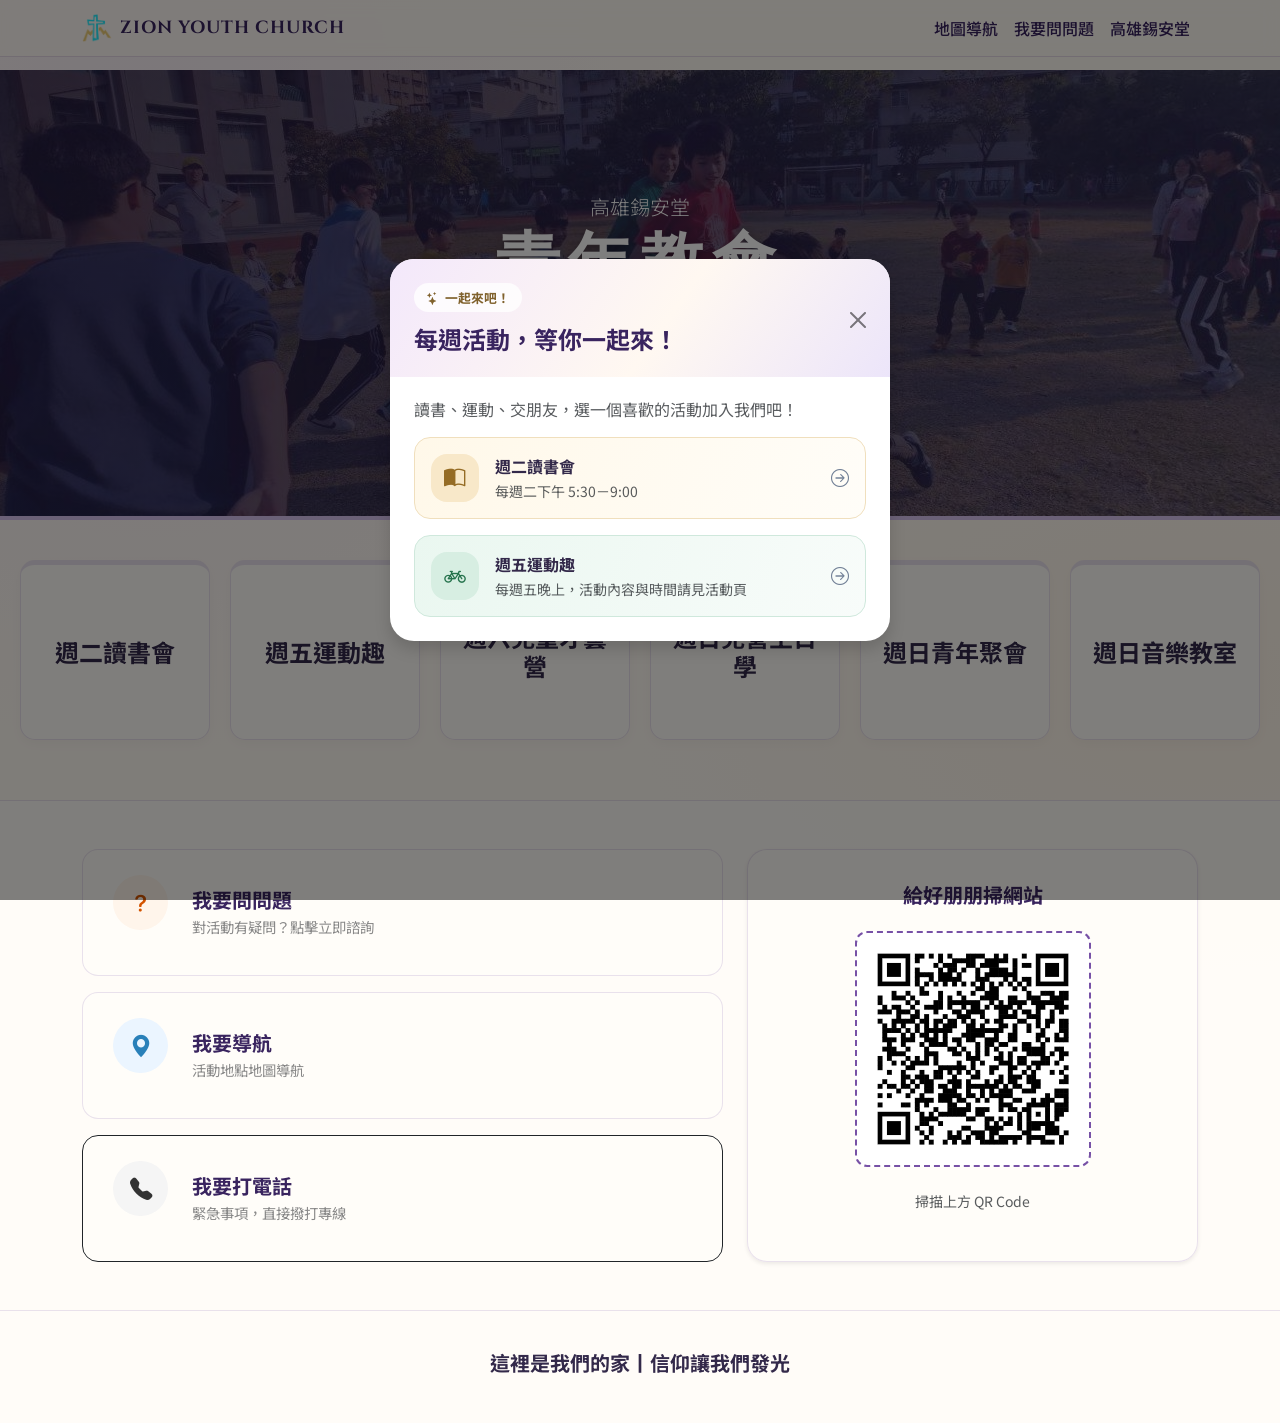
<file: index.html>
﻿<!DOCTYPE html>
<html lang="zh-TW">

<head>
    <meta charset="UTF-8">
    <meta name="viewport" content="width=device-width, initial-scale=1.0">
    <meta name="theme-color" content="#1a2b48">
    <title>Zion Youth Church | 青年教會活動</title>
    <link rel="manifest" href="manifest.json">
    <link rel="apple-touch-icon" href="images/pwa-icon-192.png">
    <script src="pwa.js" defer></script>

    <link rel="stylesheet" href="https://cdn.jsdelivr.net/npm/bootstrap-icons@1.11.1/font/bootstrap-icons.css">
    <link href="https://cdn.jsdelivr.net/npm/bootstrap@5.3.0/dist/css/bootstrap.min.css" rel="stylesheet">
    <link href="https://fonts.googleapis.com/css2?family=Montserrat:wght@300;600&family=Noto+Sans+TC:wght@300;500;700&display=swap" rel="stylesheet">
    <link href="https://unpkg.com/aos@2.3.1/dist/aos.css" rel="stylesheet">
    <link href="https://fonts.googleapis.com/css2?family=Montserrat:wght@600&family=Noto+Sans+TC:wght@300;500;700&display=swap" rel="stylesheet">
    <link href="https://fonts.googleapis.com/css2?family=Cinzel:wght@700&display=swap" rel="stylesheet">
    <link rel="icon" type="image/png " href="images/Green and Brown Minimalist Studio Logo Design Template.png">

    <style>
        :root {
            --bg-light: #f8f9fa;
            --primary-navy: #1a2b48;
            --accent-gold: #c5a059;
            --text-main: #333;
            --cat-spiritual: #c5a059;
            --cat-growth: #5a80a0;
            --cat-kids: #8c8c8c;
        }

        body {
            font-family: 'Noto Sans TC', sans-serif;
            background-color: var(--bg-light);
            color: var(--text-main);
            overflow-x: hidden;
            padding-top: 70px;
        }

        .navbar {
            backdrop-filter: blur(10px);
            -webkit-backdrop-filter: blur(10px);
            background: rgba(255, 255, 255, 0.9) !important;
            border-bottom: 1px solid rgba(0, 0, 0, 0.05);
        }

        .navbar-brand {
            color: var(--primary-navy) !important;
            letter-spacing: 2px;
            font-weight: 700;
            font-family: 'Cinzel', serif !important;
            letter-spacing: 1px !important;
            text-transform: uppercase;
            font-size: 1.1rem !important;
            transition: 0.3s;
        }

        .navbar-brand:hover {
            color: var(--accent-gold) !important;
            opacity: 0.8;
        }

        .nav-link {
            color: #555 !important;
            font-weight: 500;
        }

        .hero {
            height: 50vh;
            min-height: 380px;
            background: linear-gradient(rgba(26, 43, 72, 0.5), rgba(26, 43, 72, 0.5)),
                url('images/封面.jpg') center/cover;
            display: flex;
            align-items: center;
            justify-content: center;
            text-align: center;
            color: white;
            border-bottom: 4px solid var(--accent-gold);
        }

        .hero h1 {
            font-family: 'Montserrat', sans-serif;
            font-weight: 600;
            font-size: clamp(2.5rem, 8vw, 4rem);
            letter-spacing: 8px;
            text-shadow: 0 4px 10px rgba(0, 0, 0, 0.3);
        }

        .activity-grid {
            display: grid;
            grid-template-columns: repeat(6, minmax(0, 1fr));
            gap: 20px;
            max-width: 1500px;
            margin: 40px auto;
            padding: 0 20px;
        }

        .activity-card {
            background: #ffffff;
            border: 1px solid #f0f0f0;
            border-radius: 15px;
            padding: 50px 20px;
            display: flex;
            align-items: center;
            justify-content: center;
            text-align: center;
            transition: all 0.4s ease;
            cursor: pointer;
            box-shadow: 0 4px 12px rgba(0,0,0,0.03);
            min-height: 180px;
        }

        .activity-card:hover {
            transform: translateY(-10px);
            box-shadow: 0 15px 35px rgba(0, 0, 0, 0.08);
            border-color: var(--accent-gold);
        }

        .activity-card h4 {
            font-weight: 700;
            margin-bottom: 8px;
        }

        .border-spiritual { border-top: 5px solid var(--cat-spiritual); }
        .border-growth { border-top: 5px solid #055aaf; }
        .border-kids { border-top: 5px solid var(--cat-kids); }

        .quick-contact-section {
            background-color: #ffffff;
            border-top: 1px solid #f0f0f0;
            margin-top: 60px;
        }

        .contact-box {
            display: flex;
            flex-direction: column;
            align-items: center;
            justify-content: center;
            padding: 40px 20px;
            text-decoration: none !important;
            background: #fff;
            border-radius: 12px;
            transition: all 0.4s ease;
            text-align: center;
            border: 1px solid #eee;
            height: 100%;
        }

        .contact-box:hover {
            transform: translateY(-8px);
            box-shadow: 0 15px 30px rgba(0,0,0,0.08);
        }

        .border-orange:hover { border-color: #d35400; }
        .border-blue:hover   { border-color: #2980b9; }
        .border-dark:hover   { border-color: #333333; }

        .contact-icon-circle {
            width: 60px;
            height: 60px;
            border-radius: 50%;
            display: flex;
            align-items: center;
            justify-content: center;
            font-size: 1.5rem;
            margin-bottom: 20px;
        }

        .icon-orange { background: #fff5eb; color: #d35400; }
        .icon-blue   { background: #ebf5ff; color: #2980b9; }
        .icon-dark   { background: #f5f5f5; color: #333333; }

        footer {
            background: white;
            padding: 40px 0;
            border-top: 1px solid #eee;
        }

        .contact-box-horizontal {
            display: flex;
            align-items: center;
            padding: 25px 30px;
            background: #fff;
            border-radius: 16px;
            border: 1px solid #eee;
            text-decoration: none !important;
            color: inherit;
            transition: all 0.4s ease;
            flex: 1;
        }

        .contact-box-horizontal:hover {
            transform: translateX(10px);
            box-shadow: 0 10px 30px rgba(0,0,0,0.05);
            background-color: #fafafa;
        }

        .contact-box-horizontal h4 {
            font-size: 1.25rem;
            font-weight: 700;
            color: var(--primary-navy);
        }

        .contact-box-horizontal p {
            font-size: 0.9rem;
            color: #888;
        }

        .contact-icon-circle {
            width: 55px;
            height: 55px;
            min-width: 55px;
            border-radius: 50%;
            display: flex;
            align-items: center;
            justify-content: center;
            font-size: 1.4rem;
        }

        .qr-card {
            background: #fff;
            border-radius: 20px;
            border: 1px solid #f0f0f0;
        }

        .qr-wrapper {
            border: 2px dashed var(--accent-gold);
            border-radius: 12px;
        }

        .weekly-modal .modal-content {
            overflow: hidden;
            border-radius: 1.5rem;
        }

        .weekly-modal-header {
            position: relative;
            padding: 1.5rem 1.5rem 1.25rem;
            background: linear-gradient(125deg, #fff0d4 0%, #fff8e9 48%, #e6f6ef 100%);
        }

        .weekly-modal-eyebrow {
            display: inline-flex;
            align-items: center;
            gap: 0.4rem;
            margin-bottom: 0.55rem;
            padding: 0.3rem 0.75rem;
            border-radius: 999px;
            background: rgba(255, 255, 255, 0.8);
            color: #80622d;
            font-size: 0.8rem;
            font-weight: 700;
        }

        .weekly-modal-title {
            color: var(--primary-navy);
        }

        .weekly-modal-body {
            padding: 1.25rem 1.5rem 1.5rem;
        }

        .weekly-activity-link {
            display: flex;
            align-items: center;
            gap: 1rem;
            padding: 1rem;
            border: 1px solid transparent;
            border-radius: 1rem;
            color: var(--text-main);
            text-align: left;
            text-decoration: none;
            transition: transform 0.2s ease, box-shadow 0.2s ease;
        }

        .weekly-activity-link:hover,
        .weekly-activity-link:focus-visible {
            color: var(--text-main);
            transform: translateY(-3px);
            box-shadow: 0 0.65rem 1.4rem rgba(26, 43, 72, 0.1);
        }

        .weekly-activity-reading {
            border-color: #f0dfbd;
            background: linear-gradient(110deg, #fff8e9, #fffdf8);
        }

        .weekly-activity-sports {
            border-color: #cfe8dc;
            background: linear-gradient(110deg, #eaf7f0, #f8fcfa);
        }

        .weekly-activity-icon {
            display: grid;
            width: 3rem;
            height: 3rem;
            flex: 0 0 3rem;
            place-items: center;
            border-radius: 1rem;
            font-size: 1.35rem;
        }

        .weekly-activity-reading .weekly-activity-icon {
            background: #f8e8c9;
            color: #956c25;
        }

        .weekly-activity-sports .weekly-activity-icon {
            background: #d7eee2;
            color: #26734d;
        }

        .weekly-activity-arrow {
            margin-left: auto;
            color: #728096;
            font-size: 1.1rem;
        }

        @media (prefers-reduced-motion: reduce) {
            .weekly-activity-link {
                transition: none;
            }

            .weekly-activity-link:hover,
            .weekly-activity-link:focus-visible {
                transform: none;
            }
        }

        @media (max-width: 900px) {
            .activity-grid {
                grid-template-columns: repeat(2, minmax(0, 1fr));
                gap: 12px;
                padding: 0 15px;
                margin: 20px auto;
            }

            .activity-card {
                min-height: 130px;
                padding: 30px 10px;
                border-radius: 12px;
            }

            .activity-card h4 {
                font-size: 0.95rem;
                font-weight: 600;
                line-height: 1.4;
            }
        }

        @media (max-width: 991px) {
            .contact-box-horizontal {
                padding: 20px;
            }
            .contact-box-horizontal:hover {
                transform: translateY(-5px);
            }
        }
    </style>
</head>

<body>
    <nav class="navbar navbar-expand-lg navbar-light fixed-top">
        <div class="container">
            <img src="images/Green and Brown Minimalist Studio Logo Design Template.png" alt="Logo" width="30" height="30" class="me-2">
            <a class="navbar-brand fw-bold" href="index.html">Zion Youth Church</a>

            <button class="navbar-toggler" type="button" data-bs-toggle="collapse" data-bs-target="#navbarNav">
                <span class="navbar-toggler-icon"></span>
            </button>
            <div class="collapse navbar-collapse" id="navbarNav">
                <ul class="navbar-nav ms-auto">
                    <li class="nav-item">
                        <a class="nav-link" href="https://maps.app.goo.gl/nVMDaMR1PeWoUZRSA">地圖導航</a>
                    </li>
                    <li class="nav-item">
                        <a class="nav-link" href="https://line.me/R/ti/p/@356lmxoo?ts=03282137&oat_content=url">我要問問題</a>
                    </li>
                    <li class="nav-item">
                        <a class="nav-link" href="http://www.kszionch.org.tw/">高雄錫安堂</a>
                    </li>
                </ul>
            </div>
        </div>
    </nav>

    <section class="hero">
        <div class="container" data-aos="fade-up">
            <h2 class="lead fw-light mb-1">高雄錫安堂</h2>
            <h1>青年教會</h1>
            <p class="lead fw-light mb-4">讀書｜運動｜才藝｜信仰
                <br>一起成長的地方</p>
        </div>
    </section>

    <div class="activity-grid">
        <div class="activity-card border-kids position-relative">
            <h4 class="m-0">週二讀書會</h4>
            <a href="reading-club.html" class="stretched-link"></a>
        </div>

        <div class="activity-card border-kids position-relative" data-aos-delay="100">
            <h4 class="m-0">週五運動趣</h4>
            <a href="sports.html" class="stretched-link"></a>
        </div>

        <div class="activity-card border-kids position-relative" data-aos-delay="150">
            <h4 class="m-0">週六兒童才藝營</h4>
            <a href="kids-art.html" class="stretched-link"></a>
        </div>

        <div class="activity-card border-spiritual position-relative" data-aos-delay="300">
            <h4 class="m-0">週日兒營主日學</h4>
            <a href="kids-character.html" class="stretched-link"></a>
        </div>

        <div class="activity-card border-spiritual position-relative" data-aos-delay="200">
            <h4 class="m-0">週日青年聚會</h4>
            <a href="youth-worship.html" class="stretched-link"></a>
        </div>

        <div class="activity-card border-spiritual position-relative" data-aos-delay="250">
            <h4 class="m-0">週日音樂教室</h4>
            <a href="music-class.html" class="stretched-link"></a>
        </div>
    </div>

    <div class="modal fade weekly-modal" id="weeklyActivitiesModal" tabindex="-1" aria-labelledby="weeklyActivitiesModalLabel" aria-hidden="true">
        <div class="modal-dialog modal-dialog-centered">
            <div class="modal-content border-0 shadow">
                <div class="modal-header weekly-modal-header border-0">
                    <div>
                        <span class="weekly-modal-eyebrow"><i class="bi bi-stars" aria-hidden="true"></i>一起來吧！</span>
                        <h2 class="modal-title fs-4 fw-bold weekly-modal-title" id="weeklyActivitiesModalLabel">每週活動，等你一起來！</h2>
                    </div>
                    <button type="button" class="btn-close" data-bs-dismiss="modal" aria-label="關閉"></button>
                </div>
                <div class="modal-body weekly-modal-body">
                    <p class="text-muted mb-3">讀書、運動、交朋友，選一個喜歡的活動加入我們吧！</p>
                    <div class="d-grid gap-3">
                        <a href="reading-club.html" class="weekly-activity-link weekly-activity-reading">
                            <span class="weekly-activity-icon"><i class="bi bi-book-half" aria-hidden="true"></i></span>
                            <span>
                                <span class="d-block fw-bold">週二讀書會</span>
                                <span class="small text-muted">每週二下午 5:30－9:00</span>
                            </span>
                            <i class="bi bi-arrow-right-circle weekly-activity-arrow" aria-hidden="true"></i>
                        </a>
                        <a href="sports.html" class="weekly-activity-link weekly-activity-sports">
                            <span class="weekly-activity-icon"><i class="bi bi-bicycle" aria-hidden="true"></i></span>
                            <span>
                                <span class="d-block fw-bold">週五運動趣</span>
                                <span class="small text-muted">每週五晚上，活動內容與時間請見活動頁</span>
                            </span>
                            <i class="bi bi-arrow-right-circle weekly-activity-arrow" aria-hidden="true"></i>
                        </a>
                    </div>
                </div>
            </div>
        </div>
    </div>

    <section id="contact" class="quick-contact-section py-5">
        <div class="container">
            <div class="row g-4 align-items-stretch">
                <div class="col-lg-7">
                    <div class="d-flex flex-column gap-3 h-100">
                        <a href="https://line.me/R/ti/p/@356lmxoo" class="contact-box-horizontal border-orange" data-aos="fade-right">
                            <div class="contact-icon-circle icon-orange">
                                <i class="bi bi-question-lg"></i>
                            </div>
                            <div class="ms-4 text-start">
                                <h4 class="mb-1">我要問問題</h4>
                                <p class="mb-0">對活動有疑問？點擊立即諮詢</p>
                            </div>
                        </a>

                        <a href="https://maps.google.com" target="_blank" class="contact-box-horizontal border-blue" data-aos="fade-right" data-aos-delay="100">
                            <div class="contact-icon-circle icon-blue">
                                <i class="bi bi-geo-alt-fill"></i>
                            </div>
                            <div class="ms-4 text-start">
                                <h4 class="mb-1">我要導航</h4>
                                <p class="mb-0">活動地點地圖導航</p>
                            </div>
                        </a>

                        <a href="tel:3155571" class="contact-box-horizontal border-dark" data-aos="fade-right" data-aos-delay="200">
                            <div class="contact-icon-circle icon-dark">
                                <i class="bi bi-telephone-fill"></i>
                            </div>
                            <div class="ms-4 text-start">
                                <h4 class="mb-1">我要打電話</h4>
                                <p class="mb-0">緊急事項，直接撥打專線</p>
                            </div>
                        </a>
                    </div>
                </div>

                <div class="col-lg-5" data-aos="fade-left">
                    <div class="qr-card h-100 d-flex flex-column align-items-center justify-content-center p-4 shadow-sm">
                        <h5 class="fw-bold mb-4" style="color: var(--primary-navy);">給好朋朋掃網站</h5>
                        <div class="qr-wrapper p-3 bg-white mb-4">
                            <img src="images/下載.png" alt="QR Code" class="img-fluid" style="width: 200px;">
                        </div>
                        <p class="text-muted small">掃描上方 QR Code</p>
                    </div>
                </div>
            </div>
        </div>
    </section>

    <footer class="text-center">
        <div class="container">
            <h5 class="fw-bold">這裡是我們的家丨信仰讓我們發光</h5>
        </div>
    </footer>

    <script src="https://cdn.jsdelivr.net/npm/bootstrap@5.3.0/dist/js/bootstrap.bundle.min.js"></script>
    <script src="https://unpkg.com/aos@2.3.1/dist/aos.js"></script>
    <script>
        AOS.init({ duration: 1000, once: true });
        bootstrap.Modal.getOrCreateInstance(document.getElementById('weeklyActivitiesModal')).show();
    </script>
</body>
</html>
</file>
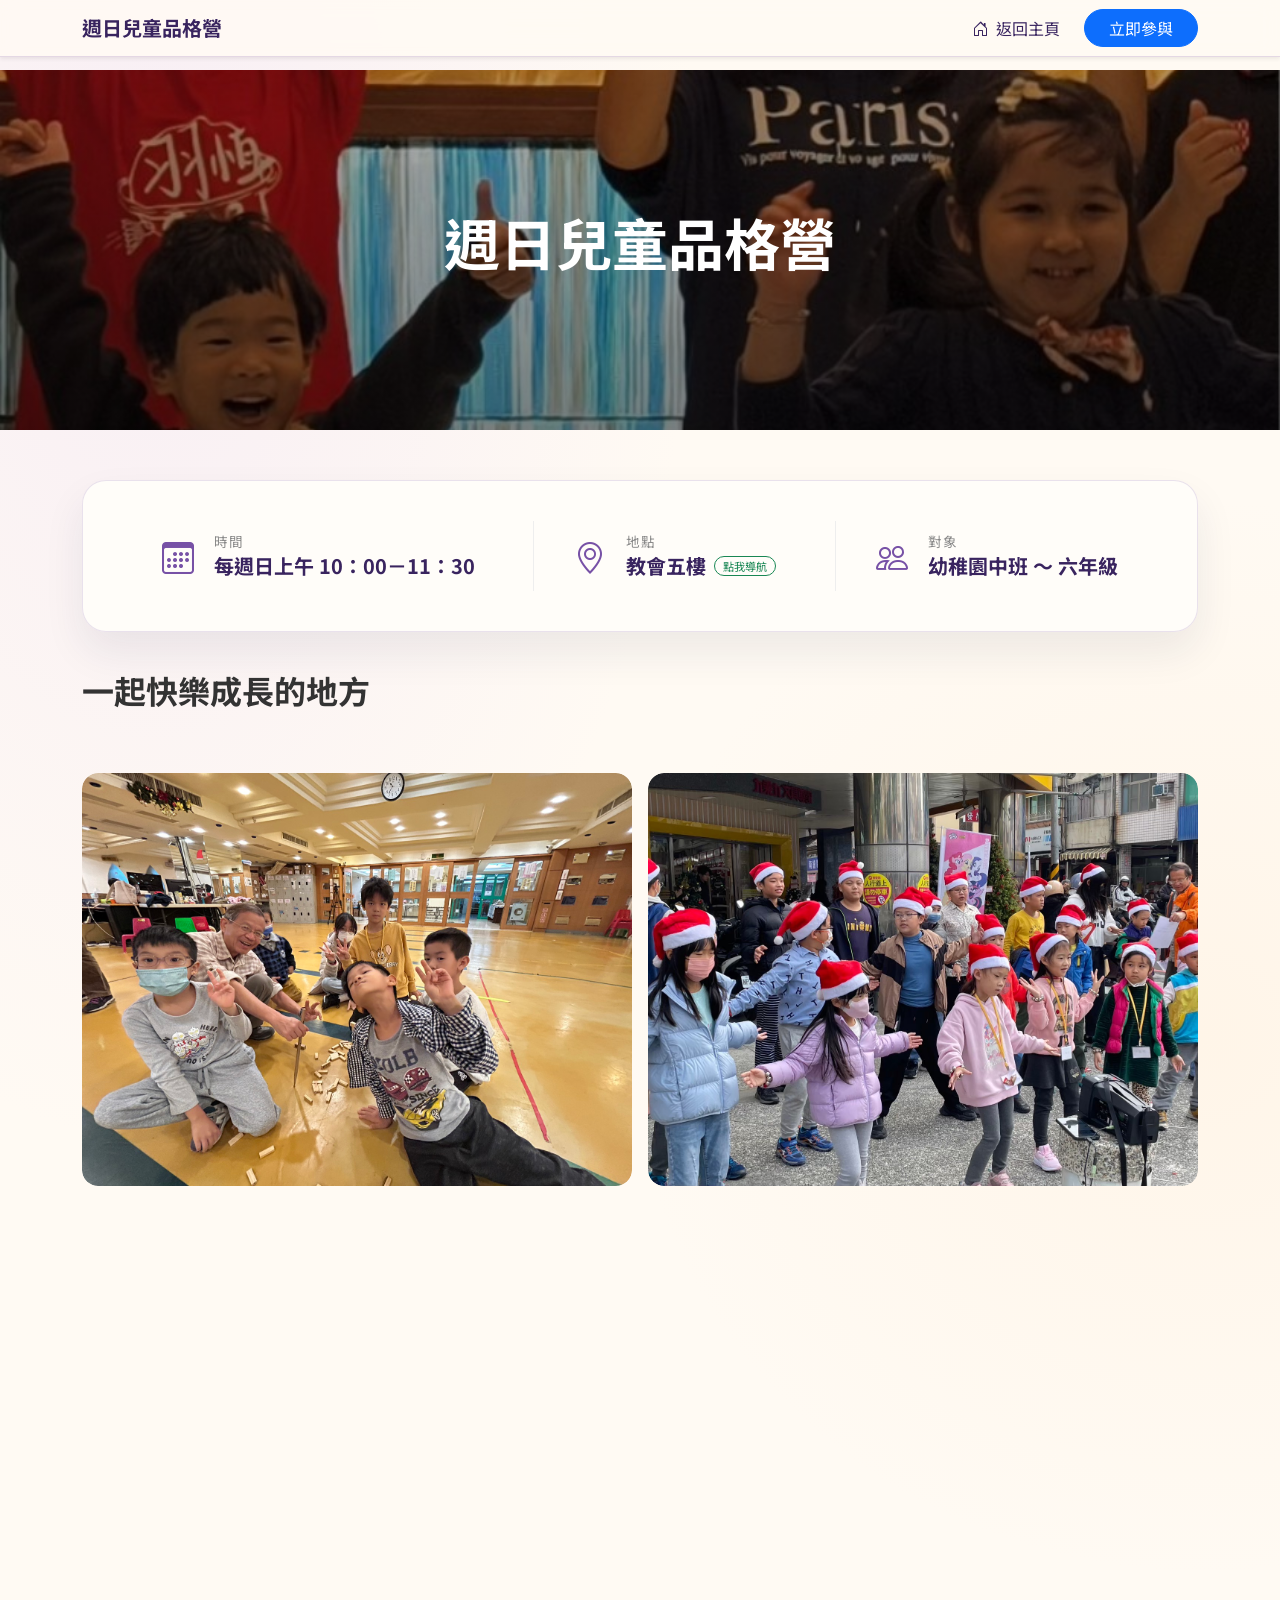
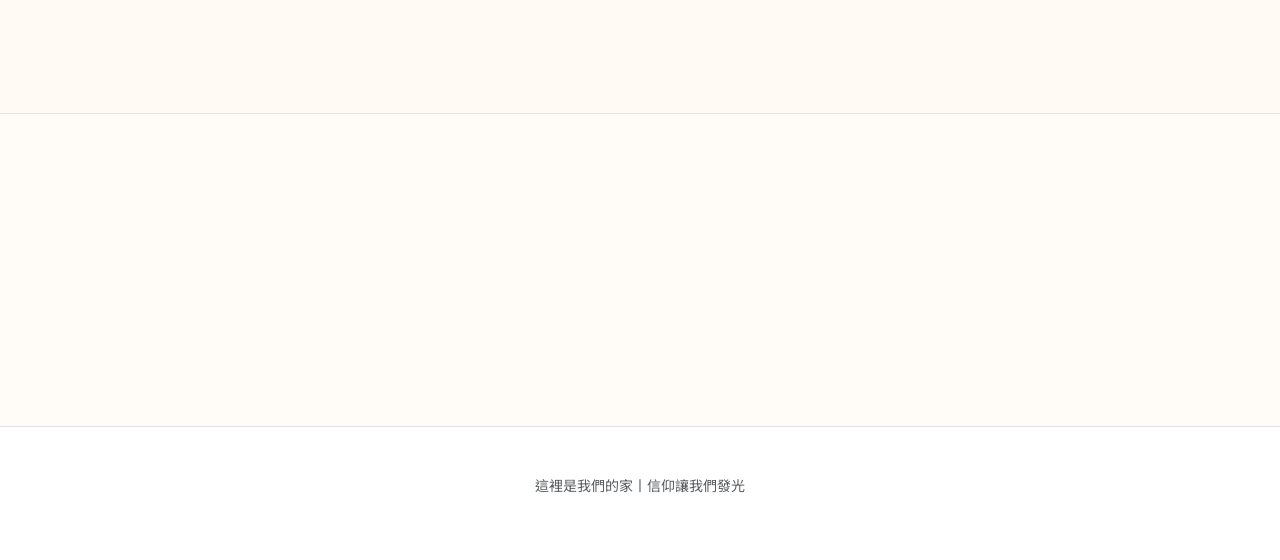
<file: kids-character.html>
<!DOCTYPE html>
<html lang="zh-TW">

<head>
    <meta charset="UTF-8">
    <meta name="viewport" content="width=device-width, initial-scale=1.0">
    <meta name="theme-color" content="#1a2b48">
    <link rel="manifest" href="manifest.json">
    <link rel="apple-touch-icon" href="images/pwa-icon-192.png">
    <script src="pwa.js" defer></script>
    <title>週日兒童主日學</title>
    

    <link rel="stylesheet" href="https://cdn.jsdelivr.net/npm/bootstrap-icons@1.11.1/font/bootstrap-icons.css">
    <link href="https://cdn.jsdelivr.net/npm/bootstrap@5.3.0/dist/css/bootstrap.min.css" rel="stylesheet">
    <link
        href="https://fonts.googleapis.com/css2?family=Montserrat:wght@600&family=Noto+Sans+TC:wght@300;500;700&display=swap"
        rel="stylesheet">
    <link href="https://unpkg.com/aos@2.3.1/dist/aos.css" rel="stylesheet">
<link rel="icon" type="image/png " href="images/Green and Brown Minimalist Studio Logo Design Template.png">

    <style>
        /* 快速聯絡區塊樣式 */
.quick-contact-section {
    background-color: #ffffff;
    border-top: 1px solid #f0f0f0;
}

.contact-box {
    display: flex;
    flex-direction: column;
    align-items: center;
    justify-content: center;
    padding: 40px 20px;
    text-decoration: none !important;
    background: #fff;
    border-radius: 12px;
    transition: all 0.4s ease;
    text-align: center;
    border: 1px solid #eee; /* 預設淡色邊框 */
}

/* 懸浮時的動態效果 */
.contact-box:hover {
    transform: translateY(-8px);
    box-shadow: 0 15px 30px rgba(0,0,0,0.08);
}

/* 各自的主題色設定 */
.border-orange:hover { border-color: #d35400; }
.border-blue:hover   { border-color: #2980b9; }
.border-dark:hover   { border-color: #333333; }

/* 圓圈圖示樣式 */
.contact-icon-circle {
    width: 60px;
    height: 60px;
    border-radius: 50%;
    display: flex;
    align-items: center;
    justify-content: center;
    font-size: 1.5rem;
    margin-bottom: 20px;
    transition: 0.3s;
}

.icon-orange { background: #fff5eb; color: #d35400; }
.icon-blue   { background: #ebf5ff; color: #2980b9; }
.icon-dark   { background: #f5f5f5; color: #333333; }

.contact-box h4 {
    font-size: 1.25rem;
    font-weight: 700;
    color: #222;
    margin-bottom: 10px;
}

.contact-box p {
    font-size: 0.85rem;
    color: #888;
    margin-bottom: 0;
}
        /* 大氣橫式資訊列專屬樣式 */
        .info-bar-large {
            background: #ffffff;
            border-radius: 24px;
            padding: 40px;
            /* 增加內邊距，讓它更寬大 */
            box-shadow: 0 20px 40px rgba(26, 43, 72, 0.08);
            /* 深邃柔和的陰影 */
            display: flex;
            flex-wrap: wrap;
            align-items: center;
            justify-content: space-around;
            border: 1px solid #f0f0f0;
        }

        .info-item {
            display: flex;
            align-items: center;
            gap: 20px;
            padding: 10px 20px;
        }

        .info-item i {
            font-size: 2rem;
            /* 圖示放大 */
            color: var(--accent-gold);
        }

        .info-item span {
            display: block;
            font-size: 0.85rem;
            color: #888;
            letter-spacing: 1px;
            text-transform: uppercase;
        }

        .info-item strong {
            display: block;
            font-size: 1.25rem;
            /* 文字放大 */
            color: var(--primary-navy);
            font-weight: 700;
        }

        /* 自定義分隔線（電腦版顯示） */
        @media (min-width: 992px) {
            .border-start-custom {
                border-left: 1px solid #eee;
                padding-left: 40px;
            }
        }

        /* 巨型按鈕樣式 */
        .btn-register-lg {
            background: var(--primary-navy);
            color: white ! important;
            padding: 18px 45px;
            border-radius: 50px;
            text-decoration: none;
            font-weight: 600;
            letter-spacing: 2px;
            transition: all 0.3s ease;
            display: inline-block;
            box-shadow: 0 10px 20px rgba(26, 43, 72, 0.2);
        }

        .btn-register-lg:hover {
            background: var(--accent-gold);
            transform: translateY(-3px);
            box-shadow: 0 15px 30px rgba(197, 160, 89, 0.3);
        }

        /* 手機版適配：變成垂直堆疊 */
        @media (max-width: 991px) {
            .info-bar-large {
                padding: 30px 20px;
                flex-direction: column;
                align-items: flex-start;
                gap: 25px;
            }

            .info-item {
                padding: 0;
            }

            .info-action {
                width: 100%;
                margin-top: 10px;
            }

            .btn-register-lg {
                width: 100%;
                text-align: center;
            }
        }

        :root {
            --bg-light: #f8f9fa;
            --primary-navy: #1a2b48;
            --accent-gold: #c5a059;
        }

        body {
            font-family: 'Noto Sans TC', sans-serif;
            background-color: #fff;
            color: #333;
            padding-top: 70px;
        }

        /* 導覽列 */
        .navbar {
            background: rgba(255, 255, 255, 0.95);
            backdrop-filter: blur(10px);
            border-bottom: 1px solid #eee;
        }

        /* 活動首圖 (內頁專用：較矮且細緻) */
        .activity-hero {
            height: 40vh;
            background: linear-gradient(rgba(0, 0, 0, 0.3), rgba(0, 0, 0, 0.5)), url('images/486617106_122218157924233396_2428728454082363646_n.jpg') center/cover;
            display: flex;
            align-items: center;
            justify-content: center;
            color: white;
            text-align: center;
        }

        .content-section {
            padding: 50px 0;
        }

        .info-card {
            background: var(--bg-light);
            border-radius: 20px;
            padding: 40px;
            border: 1px solid #eee;
        }

        .back-btn {
            color: var(--primary-navy);
            text-decoration: none;
            font-weight: 500;
            display: inline-flex;
            align-items: center;
            transition: 0.3s;
        }

        .back-btn:hover {
            color: var(--accent-gold);
            transform: translateX(-5px);
        }

        .register-btn {
            background: var(--primary-navy);
            color: white;
            padding: 15px 40px;
            border-radius: 0;
            text-decoration: none;
            display: inline-block;
            letter-spacing: 2px;
            transition: 0.3s;
        }

        .register-btn:hover {
            background: var(--accent-gold);
            color: white;
        }
       /* 專門針對手機版導覽列字體縮小 */
@media (max-width: 576px) {
    .navbar-brand {
        font-size: 0.95rem !important; /* 縮小字體 */
        letter-spacing: 0px !important;  /* 消除字距，節省橫向空間 */
        font-weight: 700 !important;
        max-width: 150px;              /* 限制最大寬度，避免擠到按鈕 */
        white-space: nowrap;           /* 強制不換行 */
        overflow: hidden;
        text-overflow: ellipsis;       /* 如果字太長會出現... (預防萬一) */
    }

    /* 調整右側按鈕組，讓它們跟 Logo 更有距離 */
    .ms-auto.d-flex {
        gap: 5px !important;
    }
}

    </style>
</head>

<body>

    <nav class="navbar navbar-expand-lg fixed-top shadow-sm bg-white">
        <div class="container d-flex align-items-center">
             <a class="navbar-brand fw-bold" href="kids-character.html">週日兒童品格營</a>
            <div class="ms-auto d-flex align-items-center">
                <a href="index.html" class="nav-link me-4 text-secondary">
                    <i class="bi bi-house-door me-1"></i> 返回主頁
                </a>
                <a href="tel:0910833072" class="btn btn-primary rounded-pill px-4">
                    立即參與
                </a>
            </div>
        </div>
    </nav>
    <header class="activity-hero" data-aos="fade">
        <div class="container">
            <h1 class="display-4 fw-bold">週日兒童品格營</h1>
            <p class="lead">
            </p>
        </div>
    </header>

    <section class="content-section">
        <div class="container">
            <div class="row g-8">
                <div class="col-lg-12 order-2 order-lg-1" data-aos="fade-right">
                    <h2 class="fw-bold  mb-3">
                        <br>一起快樂成長的地方
                    </h2>

                    <div class="row g-3 mt-5 justify-content-center" data-aos="fade-up">
    <div class="col-md-6">
        <div class="row g-3">
            <div class="col-12" data-aos="zoom-in" data-aos-delay="100">
                <div class="gallery-item">
                    <img src="images/S__2351143.jpg" class="img-fluid rounded-4 shadow-sm" alt="音樂演奏與學習">
                </div>
            </div>
            <div class="col-12" data-aos="zoom-in" data-aos-delay="200">
                <div class="gallery-item">
                    <img src="images/486617106_122218157924233396_2428728454082363646_n.jpg" class="img-fluid rounded-4 shadow-sm" alt="社區藝術創作">
                </div>
            </div>
        </div>
    </div>
    <div class="col-md-6">
        <div class="row g-3">
            <div class="col-12" data-aos="zoom-in" data-aos-delay="300">
                <div class="gallery-item">
                    <img src="images/LINE_ALBUM_20241225_260416_1.jpg" class="img-fluid rounded-4 shadow-sm" alt="社群園藝分享">
                </div>
            </div>
            <div class="col-12" data-aos="zoom-in" data-aos-delay="400">
                <div class="gallery-item">
                    <img src="images/S__2351120.jpg" class="img-fluid rounded-4 shadow-sm" alt="戶外運動與挑戰">
                </div>
            </div>
        </div>
    </div>
</div>
                
                    
                      

                    <style>
                        .gallery-item {
                            overflow: hidden;
                            border-radius: 16px;
                            height: 100%;
                        }

                        .gallery-item img {
                            transition: transform 0.5s ease;
                            cursor: pointer;
                            width: 100%;
                            height: 100%;
                            object-fit: cover;
                        }

                        .gallery-item:hover img {
                            transform: scale(1.05);
                            /* 滑過時微微放大，很有電影感 */
                        }
                    </style>


                </div>

                <div class="container ">
                    <div class="row  justify-content-center" data-aos="fade-up">
                        <div class="col-12">
                            <div class="info-bar-large">
                                <div class="info-item">
                                    <i class="bi bi-calendar3"></i>
                                    <div>
                                        <span>時間</span>
                                        <strong>每週日上午 10：00－11：30</strong>
                                    </div>
                                </div>
                                <div class="info-item border-start-custom">
                                    <i class="bi bi-geo-alt"></i>
                                    <div>
                                        <span>地點</span>
                                        <div class="d-flex align-items-center gap-2">
                                            <strong>教會五樓</strong>
                                            <a href="https://maps.app.goo.gl/nVMDaMR1PeWoUZRSA" target="_blank"
                                                class="btn btn-outline-success btn-sm rounded-pill py-0 px-2"
                                                style="font-size: 0.7rem; height: 20px; line-height: 18px;">
                                                點我導航
                                            </a>
                                        </div>
                                    </div>
                                </div>
                                <div class="info-item border-start-custom">
                                    <i class="bi bi-people"></i>
                                    <div>
                                        <span>對象</span>
                                        <strong>幼稚園中班 ～ 六年級</strong>
                                    </div>
                                </div>
                                
                                

                            </div>
                        </div>
                    </div>
                </div>
            </div>
        </div>
    </section>
    <section id="contact" class="quick-contact-section py-5">
        <div class="container">
            <div class="row g-4">
                <div class="col-md-4" data-aos="fade-up">

                    <a href="https://line.me/R/ti/p/@356lmxoo?ts=03282137&oat_content=url" class="contact-box border-orange">
                        <div class="contact-icon-circle icon-orange">
                            <i class="bi bi-question-lg"></i>
                        </div>
                        <h4>我要問問題</h4>
                        <p>對活動有疑問？點擊立即諮詢</p>
                        </a>
                      </div>
                <div class="col-md-4" data-aos="fade-up" data-aos-delay="100">
                    <a href="https://maps.app.goo.gl/nVMDaMR1PeWoUZRSA" target="_blank" class="contact-box border-blue">
                        <div class="contact-icon-circle icon-blue">
                            <i class="bi bi-geo-alt-fill"></i>
                        </div>
                        <h4>我要導航</h4>
                        <p>活動地點地圖</p>
                    </a>
                </div>
                <div class="col-md-4" data-aos="fade-up" data-aos-delay="200">
                    <a href="tel:3155571" class="contact-box border-dark">
                        <div class="contact-icon-circle icon-dark">
                            <i class="bi bi-telephone-fill"></i>
                        </div>
                        <h4>我要打電話</h4>
                        <p>緊急事項，直接撥打專線</p>
                    </a>
                </div>
            </div>
        </div>
    </section>

 <footer class="py-5 bg-white border-top text-center">
        <p class="text-muted small">這裡是我們的家丨信仰讓我們發光</p>
    </footer>


    

    <script src="https://unpkg.com/aos@2.3.1/dist/aos.js"></script>
    
    <script>AOS.init({ duration: 1000 });</script>
</body>

</html>
</file>
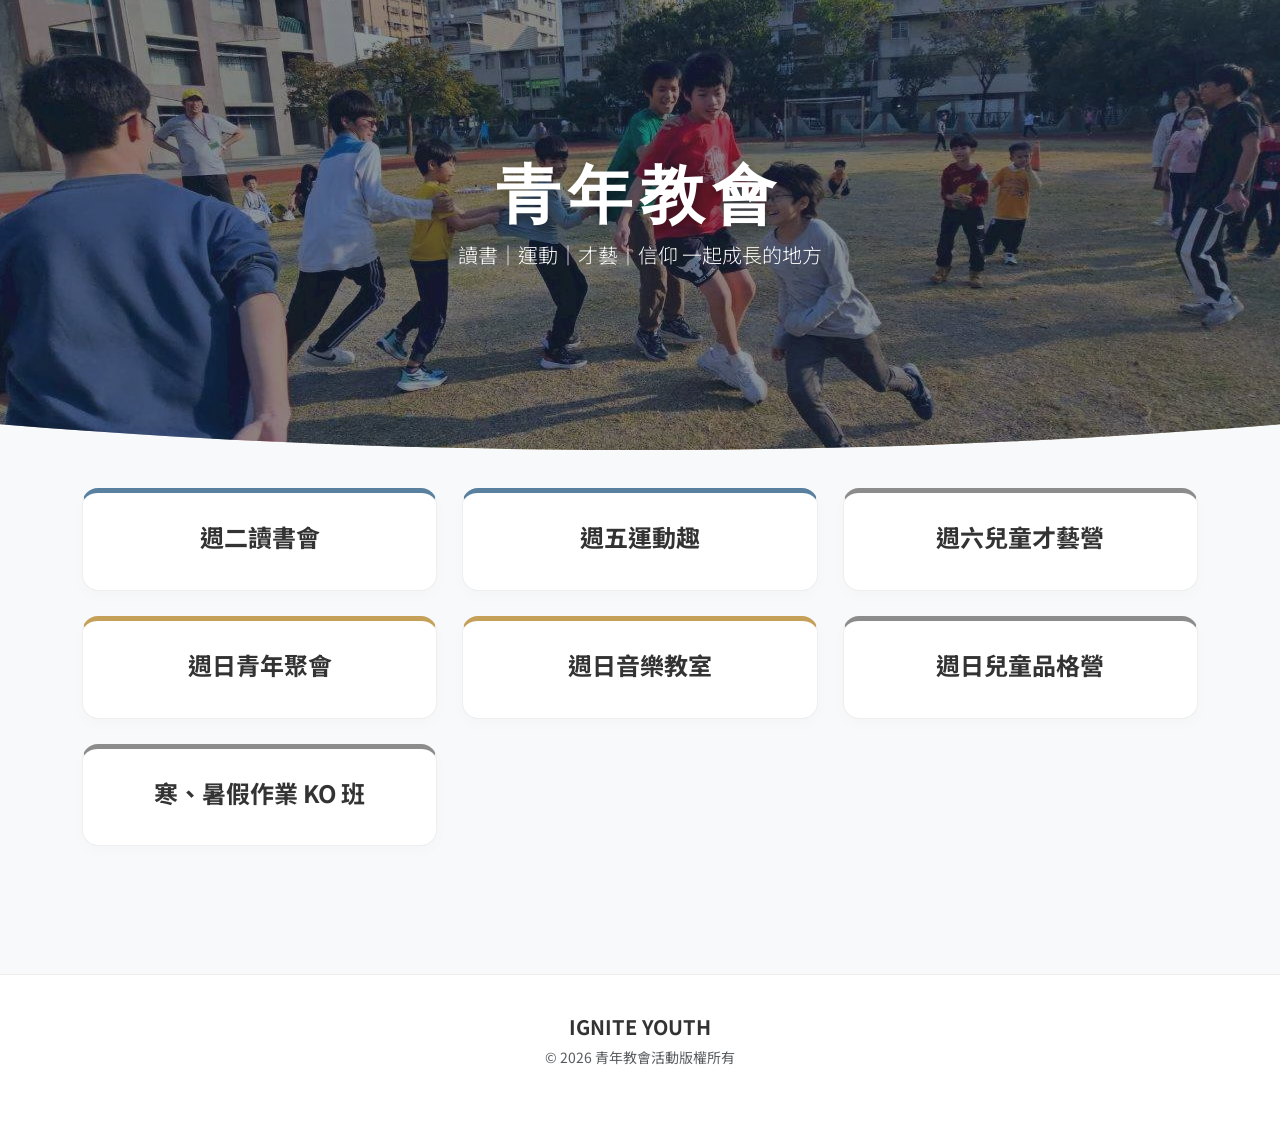
<file: main page.html>
<!DOCTYPE html>
<html lang="zh-TW">

<head>
    <meta charset="UTF-8">
    <meta name="viewport" content="width=device-width, initial-scale=1.0">
    <title>Ignite Youth | 青年教會活動</title>

    <link href="https://cdn.jsdelivr.net/npm/bootstrap@5.3.0/dist/css/bootstrap.min.css" rel="stylesheet">
    <link
        href="https://fonts.googleapis.com/css2?family=Montserrat:wght@300;600&family=Noto+Sans+TC:wght@300;500;700&display=swap"
        rel="stylesheet">
    <link href="https://unpkg.com/aos@2.3.1/dist/aos.css" rel="stylesheet">

    <style>
        :root {
            --bg-light: #f8f9fa;
            --primary-navy: #1a2b48;
            --accent-gold: #c5a059;
            --text-main: #333;
            /* 活動分類顏色 */
            --cat-spiritual: #c5a059;
            /* 金色：聚會、音樂 */
            --cat-growth: #5a80a0;
            /* 灰藍：讀書、運動 */
            --cat-kids: #8c8c8c;
            /* 質感灰：兒童、作業班 */
        }

        body {
            font-family: 'Noto Sans TC', sans-serif;
            background-color: var(--bg-light);
            color: var(--text-main);
            overflow-x: hidden;
        }


        .navbar-brand {
            color: var(--primary-navy) !important;
            letter-spacing: 2px;
            font-weight: 700;
        }

        /* Hero Section (75vh 高度，露出下方內容) */
        .hero {
            height: 50vh;
            background: linear-gradient(rgba(26, 43, 72, 0.5), rgba(26, 43, 72, 0.5)),
                url('images/封面.jpg') center/cover;
            display: flex;
            align-items: center;
            justify-content: center;
            text-align: center;
            color: white;
            clip-path: ellipse(150% 100% at 50% 0%);
        }

        .hero h1 {
            font-family: 'Montserrat', sans-serif;
            font-weight: 600;
            font-size: clamp(2.5rem, 8vw, 4rem);
            letter-spacing: 8px;
            text-shadow: 0 4px 10px rgba(0, 0, 0, 0.3);
        }

        /* 活動卡片設計 */
        .activity-grid {
            display: grid;
            grid-template-columns: repeat(auto-fill, minmax(300px, 1fr));
            gap: 25px;
            margin-top: -10px;
            /* 維持往上疊加的效果 */
            position: relative;
            /* 確保它在最上層 */
            z-index: 10;
        }

        .activity-card {
            background: #fff;
            border: 1px solid #eee;
            border-radius: 16px;
            padding: 30px;
            transition: all 0.4s ease;
            box-shadow: 0 5px 15px rgba(0, 0, 0, 0.02);
            height: 100%;
            display: flex;
            flex-direction: column;
            justify-content: space-between;
            text-align: center;
        }

        .activity-card:hover {
            transform: translateY(-10px);
            box-shadow: 0 15px 35px rgba(0, 0, 0, 0.08);
            border-color: var(--accent-gold);
        }

        .category-tag {
            font-size: 0.75rem;
            font-weight: 700;
            letter-spacing: 1px;
            text-transform: uppercase;
            margin-bottom: 12px;
            display: block;
        }

        .activity-card h4 {
            font-weight: 700;
            margin-bottom: 8px;
        }

        .time-info {
            font-size: 0.85rem;
            color: #888;
            margin: 0;
        }

        /* 分類顏色標註 */
        .border-spiritual {
            border-top: 5px solid var(--cat-spiritual);
        }

        .border-growth {
            border-top: 5px solid var(--cat-growth);
        }

        .border-kids {
            border-top: 5px solid var(--cat-kids);
        }



        footer {
            background: white;
            padding: 40px 0;
            margin-top: 80px;
            border-top: 1px solid #eee;
        }
    </style>
</head>

<body>


    <section class="hero">
        <div class="container" data-aos="fade-up">
            <h1>青年教會</h1>
            <p class="lead fw-light mb-4">讀書｜運動｜才藝｜信仰
一起成長的地方</p>
        </div>
    </section>

    <section id="events" class="container py-5">
        <div class="activity-grid">

            <div class="activity-card border-growth" data-aos="fade-up" data-aos-delay="100">
                <div>

                    <h4>週二讀書會</h4>

                </div>
            </div>

            <div class="activity-card border-growth" data-aos="fade-up" data-aos-delay="150">
                <div>
                    <h4>週五運動趣</h4>

                </div>
            </div>

            <div class="activity-card border-kids" data-aos="fade-up" data-aos-delay="200">
                <div>
                    <h4>週六兒童才藝營</h4>

                </div>
            </div>

            <div class="activity-card border-spiritual" data-aos="fade-up" data-aos-delay="250">
                <div>
                    <h4>週日青年聚會</h4>

                </div>
            </div>

            <div class="activity-card border-spiritual" data-aos="fade-up" data-aos-delay="300">
                <div>
                    <h4>週日音樂教室</h4>

                </div>
            </div>

            <div class="activity-card border-kids" data-aos="fade-up" data-aos-delay="350">
                <div>
                    <h4>週日兒童品格營</h4>

                </div>
            </div>

            <div class="activity-card border-kids special-wide" data-aos="fade-up" data-aos-delay="400">
                <div>
                    <h4>寒、暑假作業 KO 班</h4>

                </div>
            </div>

        </div>
    </section>

    <footer class="text-center">
        <div class="container">
            <h5 class="fw-bold">IGNITE YOUTH</h5>
            <p class="text-muted small">&copy; 2026 青年教會活動版權所有</p>
        </div>
    </footer>

    <script src="https://cdn.jsdelivr.net/npm/bootstrap@5.3.0/dist/js/bootstrap.bundle.min.js"></script>
    <script src="https://unpkg.com/aos@2.3.1/dist/aos.js"></script>
    <script>
        AOS.init({ duration: 1000, once: true });
    </script>
</body>

</html>
</file>
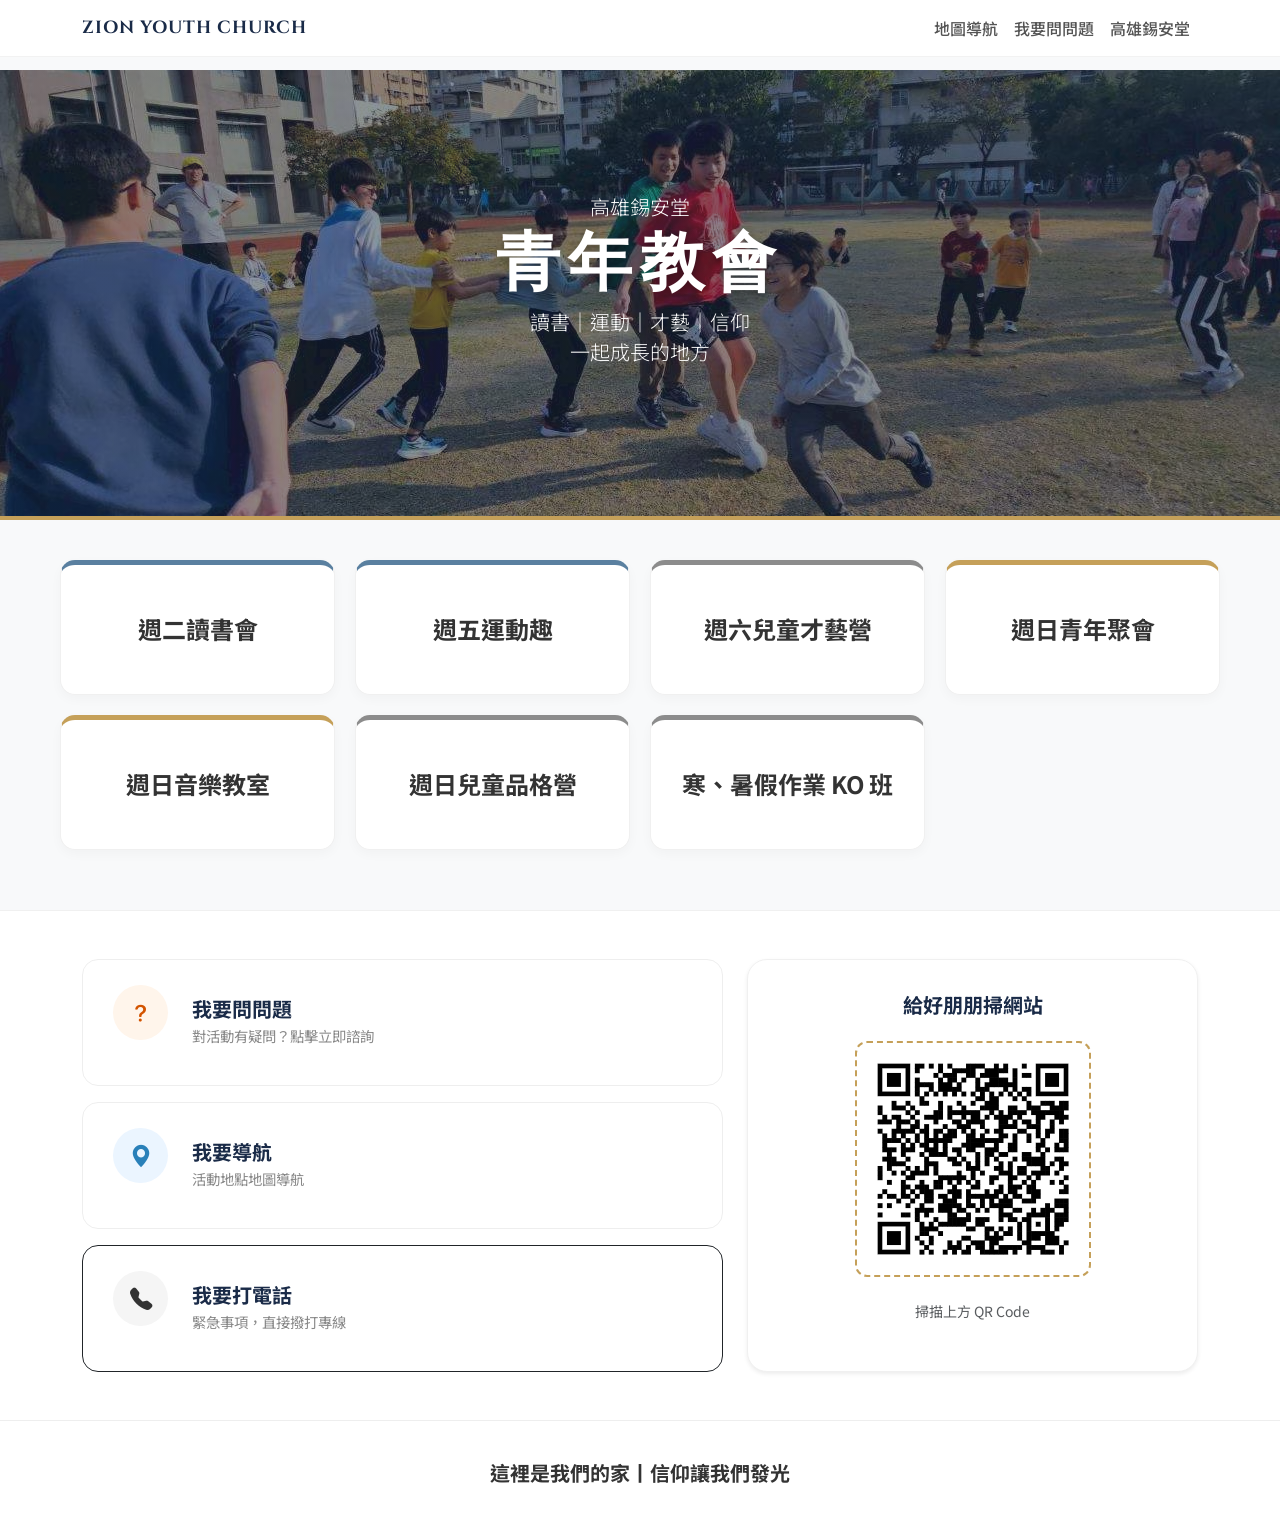
<file: page99.html>
<!DOCTYPE html>
<html lang="zh-TW">

<head>
    <meta charset="UTF-8">
    <meta name="viewport" content="width=device-width, initial-scale=1.0">
    <title>Zion Youth Church | 青年教會活動</title>
    
    <link rel="stylesheet" href="https://cdn.jsdelivr.net/npm/bootstrap-icons@1.11.1/font/bootstrap-icons.css">
    <link href="https://cdn.jsdelivr.net/npm/bootstrap@5.3.0/dist/css/bootstrap.min.css" rel="stylesheet">
    <link href="https://fonts.googleapis.com/css2?family=Montserrat:wght@300;600&family=Noto+Sans+TC:wght@300;500;700&display=swap" rel="stylesheet">
    <link href="https://unpkg.com/aos@2.3.1/dist/aos.css" rel="stylesheet">
    <link href="https://fonts.googleapis.com/css2?family=Montserrat:wght@600&family=Noto+Sans+TC:wght@300;500;700&display=swap" rel="stylesheet">

<link href="https://fonts.googleapis.com/css2?family=Cinzel:wght@700&display=swap" rel="stylesheet">
<link rel="icon" type="image/png " href="images/Green and Brown Minimalist Studio Logo Design Template.png">

    <style>
        /* 下拉選單高級感微調 */
.dropdown-menu {
    border-radius: 12px;
    padding: 10px;
    margin-top: 10px;
}

.dropdown-item {
    padding: 10px 20px;
    border-radius: 8px;
    transition: 0.3s;
    font-size: 0.9rem;
}

.dropdown-item:hover {
    background-color: #f8f9fa;
    color: var(--accent-gold); /* 滑過時變金色 */
}
        :root {
            --bg-light: #f8f9fa;
            --primary-navy: #1a2b48;
            --accent-gold: #c5a059;
            --text-main: #333;
            --cat-spiritual: #c5a059;
            --cat-growth: #5a80a0;
            --cat-kids: #8c8c8c;
        }
        /* 專門針對 Zion Youth Church 這個 Logo 的高級設定 */
.navbar-brand {
    font-family: 'Cinzel', serif !important; /* 強制使用新字體 */
    letter-spacing: 1px !important;           /* 字跟字拉開，看起來更有質感 */
    text-transform: uppercase;                /* 全部大寫，看起來更穩重 */
    font-size: 1.1rem !important;             /* 稍微調整一下大小 */
    transition: 0.3s;
}

/* 加上一個滑鼠移上去的效果，會更像高級網站 */
.navbar-brand:hover {
    color: var(--accent-gold) !important;      /* 變成你設定的金色 */
    opacity: 0.8;
}

        body {
            font-family: 'Noto Sans TC', sans-serif;
            background-color: var(--bg-light);
            color: var(--text-main);
            overflow-x: hidden;
            padding-top: 70px; /* 防止被固定導覽列遮住 */
        }

        /* 導覽列：毛玻璃高級感 */
        .navbar {
            backdrop-filter: blur(10px);
            -webkit-backdrop-filter: blur(10px);
            background: rgba(255, 255, 255, 0.9) !important;
            border-bottom: 1px solid rgba(0, 0, 0, 0.05);
        }

        .navbar-brand {
            color: var(--primary-navy) !important;
            letter-spacing: 2px;
            font-weight: 700;
        }

        .nav-link {
            color: #555 !important;
            font-weight: 500;
        }

        /* Hero Section */
        .hero {
            height: 50vh;
            background: linear-gradient(rgba(26, 43, 72, 0.5), rgba(26, 43, 72, 0.5)),
                url('images/封面.jpg') center/cover;
            display: flex;
            align-items: center;
            justify-content: center;
            text-align: center;
            color: white;
            /* 移除 clip-path 避免切到下方內容 */
            border-bottom: 4px solid var(--accent-gold);
        }

        .hero h1 {
            font-family: 'Montserrat', sans-serif;
            font-weight: 600;
            font-size: clamp(2.5rem, 8vw, 4rem);
            letter-spacing: 8px;
            text-shadow: 0 4px 10px rgba(0, 0, 0, 0.3);
        }

      /* --- 通用與電腦版樣式 --- */
.activity-grid {
    display: grid;
    /* 電腦版維持 250px 起跳，能排 4 張就排 4 張 */
    grid-template-columns: repeat(auto-fill, minmax(250px, 1fr));
    gap: 20px;
    max-width: 1200px;
    margin: 40px auto;
    padding: 0 20px; /* 關鍵：確保手機版左右不會貼邊 */
}

.activity-card {
    background: #ffffff;
    border: 1px solid #f0f0f0;
    border-radius: 15px;
    padding: 50px 20px; /* 電腦版高度 */
    display: flex;
    align-items: center;
    justify-content: center;
    text-align: center;
    transition: all 0.4s ease;
    cursor: pointer;
    box-shadow: 0 4px 12px rgba(0,0,0,0.03); /* 稍微加深一點點陰影更有立體感 */
}

/* --- 手機專用樣式 (螢幕小於 576px 時) --- */
@media (max-width: 576px) {
    .activity-grid {
        /* 魔法就在這：手機版強制變成 2 欄 (1fr 1fr) */
        grid-template-columns: 1fr 1fr; 
        gap: 12px;      /* 手機版間距小一點才精緻 */
        padding: 0 15px;
        margin: 20px auto;
    }

    .activity-card {
        padding: 30px 10px; /* 手機版不需要那麼高，縮小上下間距 */
        border-radius: 12px;
    }

    .activity-card h4 {
        font-size: 0.95rem; /* 字體縮小一點，才不會折行變得很醜 */
        font-weight: 600;
        line-height: 1.4;
    }
}





        .activity-card:hover {
            transform: translateY(-10px);
            box-shadow: 0 15px 35px rgba(0, 0, 0, 0.08);
            border-color: var(--accent-gold);
        }

        .activity-card h4 { font-weight: 700; margin-bottom: 8px; }

        /* 分類顏色標註 */
        .border-spiritual { border-top: 5px solid var(--cat-spiritual); }
        .border-growth { border-top: 5px solid var(--cat-growth); }
        .border-kids { border-top: 5px solid var(--cat-kids); }

        /* 快速聯絡區塊樣式 */
        .quick-contact-section {
            background-color: #ffffff;
            border-top: 1px solid #f0f0f0;
            margin-top: 60px;
        }

        .contact-box {
            display: flex;
            flex-direction: column;
            align-items: center;
            justify-content: center;
            padding: 40px 20px;
            text-decoration: none !important;
            background: #fff;
            border-radius: 12px;
            transition: all 0.4s ease;
            text-align: center;
            border: 1px solid #eee;
            height: 100%;
        }

        .contact-box:hover {
            transform: translateY(-8px);
            box-shadow: 0 15px 30px rgba(0,0,0,0.08);
        }

        .border-orange:hover { border-color: #d35400; }
        .border-blue:hover   { border-color: #2980b9; }
        .border-dark:hover   { border-color: #333333; }

        .contact-icon-circle {
            width: 60px;
            height: 60px;
            border-radius: 50%;
            display: flex;
            align-items: center;
            justify-content: center;
            font-size: 1.5rem;
            margin-bottom: 20px;
        }

        .icon-orange { background: #fff5eb; color: #d35400; }
        .icon-blue   { background: #ebf5ff; color: #2980b9; }
        .icon-dark   { background: #f5f5f5; color: #333333; }

        footer {
            background: white;
            padding: 40px 0;
            border-top: 1px solid #eee;
        }
        /* 移除所有連結的預設藍色字與底線 */
.contact-box-horizontal {
    display: flex;
    align-items: center;
    padding: 25px 30px;
    background: #fff;
    border-radius: 16px;
    border: 1px solid #eee;
    text-decoration: none !important; /* 關鍵：強制去掉底線 */
    color: inherit;
    transition: all 0.4s ease;
    flex: 1; /* 讓三個按鈕平分高度 */
}

/* 滑鼠移上去的效果：往右滑動並變色 */
.contact-box-horizontal:hover {
    transform: translateX(10px);
    box-shadow: 0 10px 30px rgba(0,0,0,0.05);
    background-color: #fafafa;
}

.contact-box-horizontal h4 {
    font-size: 1.25rem;
    font-weight: 700;
    color: var(--primary-navy);
}

.contact-box-horizontal p {
    font-size: 0.9rem;
    color: #888;
}

/* 圓形 Icon 設定 */
.contact-icon-circle {
    width: 55px;
    height: 55px;
    min-width: 55px; /* 防止被擠壓 */
    border-radius: 50%;
    display: flex;
    align-items: center;
    justify-content: center;
    font-size: 1.4rem;
}

/* QR Code 卡片 */
.qr-card {
    background: #fff;
    border-radius: 20px;
    border: 1px solid #f0f0f0;
}

.qr-wrapper {
    border: 2px dashed var(--accent-gold); /* 金色虛線框 */
    border-radius: 12px;
}

/* 手機版適配：在小螢幕自動變回上下堆疊 */
@media (max-width: 991px) {
    .contact-box-horizontal {
        padding: 20px;
    }
    .contact-box-horizontal:hover {
        transform: translateY(-5px); /* 手機版改為往上跳 */
    }
}
    </style>
</head>

<body>

    <nav class="navbar navbar-expand-lg navbar-light fixed-top">
        <div class="container">
            <a class="navbar-brand fw-bold" href="index.html">Zion Youth Church</a>
            <button class="navbar-toggler" type="button" data-bs-toggle="collapse" data-bs-target="#navbarNav">
                <span class="navbar-toggler-icon"></span>
            </button>
            <div class="collapse navbar-collapse" id="navbarNav">
                <ul class="navbar-nav ms-auto">
                    <li class="nav-item">
        <a class="nav-link" href="https://maps.app.goo.gl/nVMDaMR1PeWoUZRSA">地圖導航</a>
    </li>
     <li class="nav-item">
        <a class="nav-link" href="https://line.me/R/ti/p/@356lmxoo?ts=03282137&oat_content=url">我要問問題</a>
    </li>
    <li class="nav-item">
        <a class="nav-link" href="http://www.kszionch.org.tw/">高雄錫安堂</a>
    </li>
    

    
    
</ul>
            </div>
        </div>
    </nav>

    <section class="hero">
        <div class="container" data-aos="fade-up">
             <h2 class="lead fw-light mb-1">高雄錫安堂</h2>
            <h1>青年教會</h1>
            <p class="lead fw-light mb-4">讀書｜運動｜才藝｜信仰
                <br>一起成長的地方</p>
                
        </div>
    </section>

    <div class="activity-grid">
    
    <div class="activity-card border-growth position-relative">
        <h4 class="m-0">週二讀書會</h4>
        <a href="reading-club.html" class="stretched-link"></a>
    </div>

    <div class="activity-card border-growth position-relative" data-aos-delay="100">
        <h4 class="m-0">週五運動趣</h4>
        <a href="sports.html" class="stretched-link"></a>
    </div>

    <div class="activity-card border-kids position-relative"data-aos-delay="150">
        <h4 class="m-0">週六兒童才藝營</h4>
        <a href="kids-art.html" class="stretched-link"></a>
    </div>

    <div class="activity-card border-spiritual position-relative"  data-aos-delay="200">
        <h4 class="m-0">週日青年聚會</h4>
        <a href="youth-worship.html" class="stretched-link"></a>
    </div>

    <div class="activity-card border-spiritual position-relative"  data-aos-delay="250">
        <h4 class="m-0">週日音樂教室</h4>
        <a href="music-class.html" class="stretched-link"></a>
    </div>

    <div class="activity-card border-kids position-relative"data-aos-delay="300">
        <h4 class="m-0">週日兒童品格營</h4>
        <a href="kids-character.html" class="stretched-link"></a>
    </div>

    <div class="activity-card border-kids position-relative"  data-aos-delay="350">
        <h4 class="m-0">寒、暑假作業 KO 班</h4>
        <a href="study-ko.html" class="stretched-link"></a>
    </div>

</div>

   <section id="contact" class="quick-contact-section py-5">
    <div class="container">
        <div class="row g-4 align-items-stretch">
            
            <div class="col-lg-7">
                <div class="d-flex flex-column gap-3 h-100">
                    
                    <a href="https://line.me/R/ti/p/@356lmxoo" 
                       class="contact-box-horizontal border-orange" data-aos="fade-right">
                        <div class="contact-icon-circle icon-orange">
                            <i class="bi bi-question-lg"></i>
                        </div>
                        <div class="ms-4 text-start">
                            <h4 class="mb-1">我要問問題</h4>
                            <p class="mb-0">對活動有疑問？點擊立即諮詢</p>
                        </div>
                    </a>

                    <a href="https://maps.google.com" target="_blank" 
                       class="contact-box-horizontal border-blue" data-aos="fade-right" data-aos-delay="100">
                        <div class="contact-icon-circle icon-blue">
                            <i class="bi bi-geo-alt-fill"></i>
                        </div>
                        <div class="ms-4 text-start">
                            <h4 class="mb-1">我要導航</h4>
                            <p class="mb-0">活動地點地圖導航</p>
                        </div>
                    </a>

                    <a href="tel:3155571" 
                       class="contact-box-horizontal border-dark" data-aos="fade-right" data-aos-delay="200">
                        <div class="contact-icon-circle icon-dark">
                            <i class="bi bi-telephone-fill"></i>
                        </div>
                        <div class="ms-4 text-start">
                            <h4 class="mb-1">我要打電話</h4>
                            <p class="mb-0">緊急事項，直接撥打專線</p>
                        </div>
                    </a>
                    
                </div>
            </div>

            <div class="col-lg-5" data-aos="fade-left">
                <div class="qr-card h-100 d-flex flex-column align-items-center justify-content-center p-4 shadow-sm">
                    <h5 class="fw-bold mb-4" style="color: var(--primary-navy);">給好朋朋掃網站</h5>
                    <div class="qr-wrapper p-3 bg-white mb-4">
                        <img src="images/下載.png" alt="QR Code" class="img-fluid" style="width: 200px;">
                    </div>
                    <p class="text-muted small">掃描上方 QR Code</p>
                </div>
            </div>

        </div>
    </div>
</section>

    <footer class="text-center">
        <div class="container">
            <h5 class="fw-bold">這裡是我們的家丨信仰讓我們發光
            </h5>
            
        </div>
    </footer>

    <script src="https://cdn.jsdelivr.net/npm/bootstrap@5.3.0/dist/js/bootstrap.bundle.min.js"></script>
    <script src="https://unpkg.com/aos@2.3.1/dist/aos.js"></script>
    <script>
        AOS.init({ duration: 1000, once: true });
    </script>
</body>
</html>
</file>
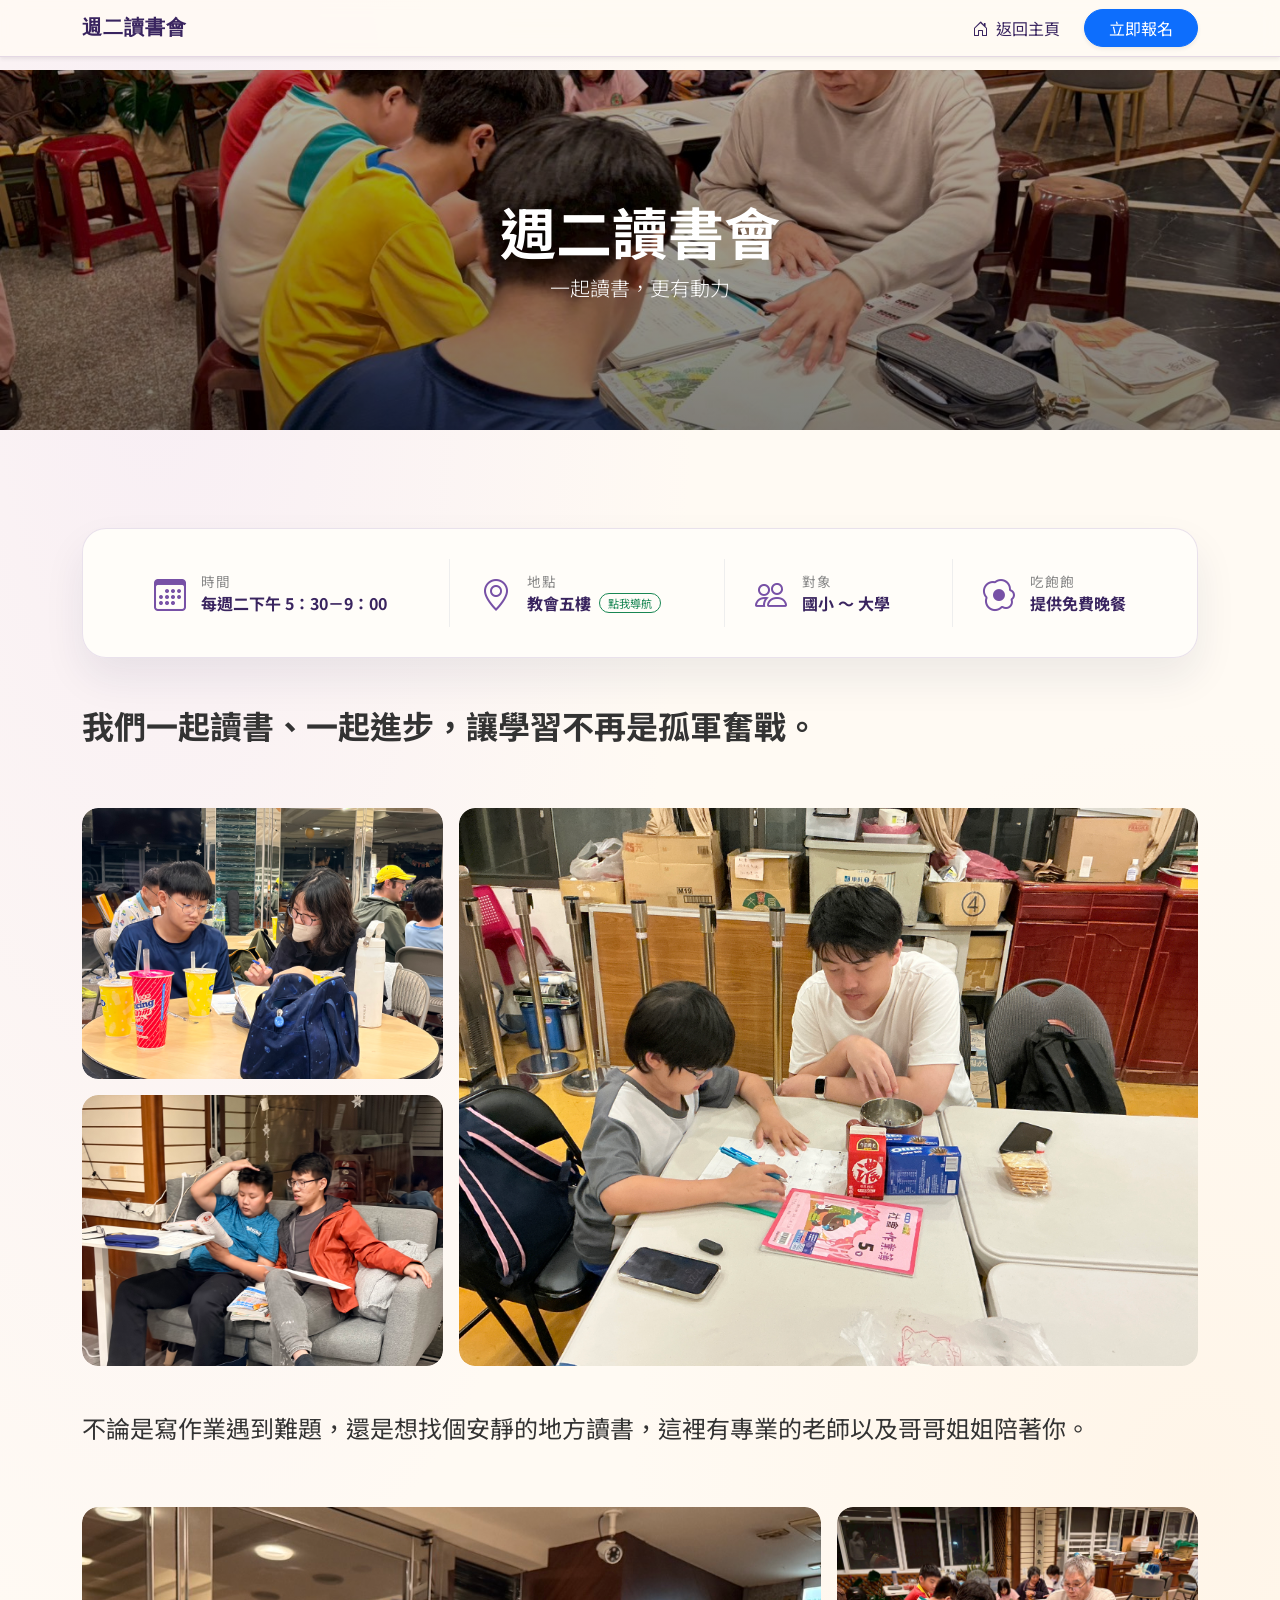
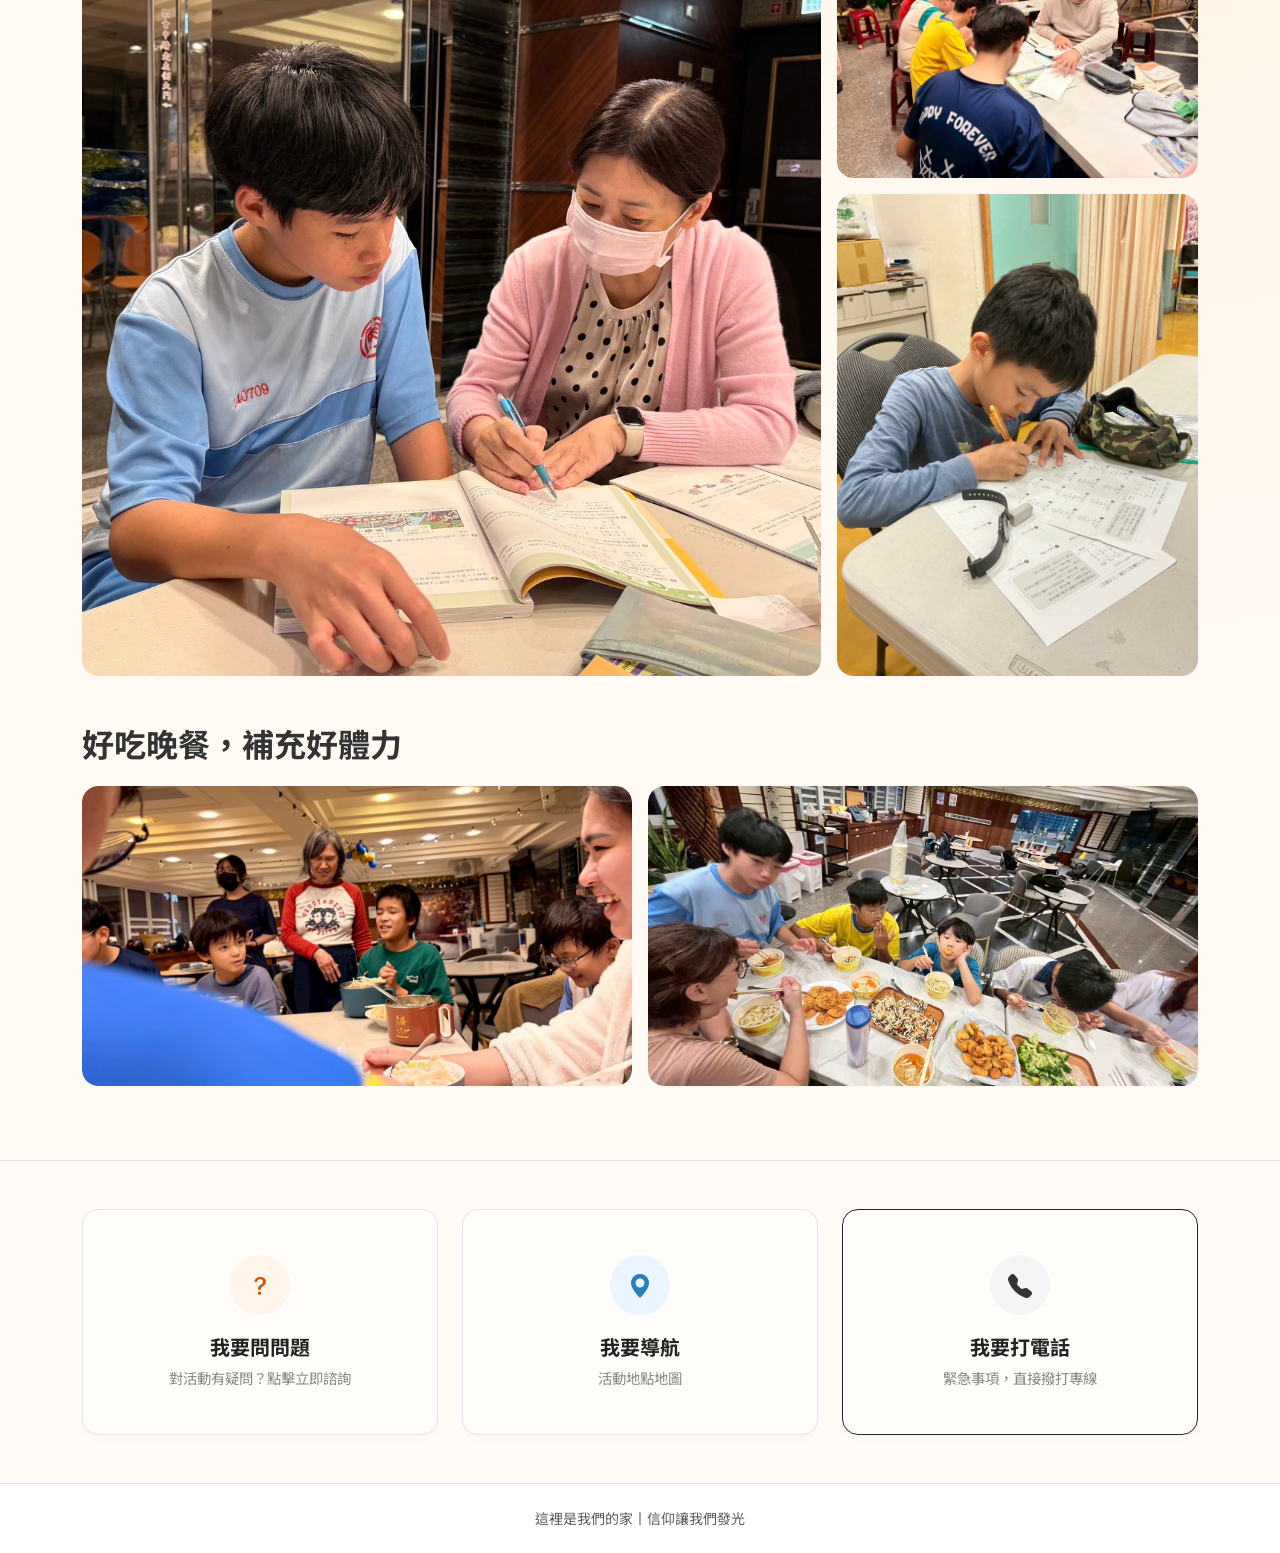
<file: reading-club.html>
<!DOCTYPE html>
<html lang="zh-TW">

<head>
    <meta charset="UTF-8">
    <meta name="viewport" content="width=device-width, initial-scale=1.0">
    <meta name="theme-color" content="#1a2b48">
    <link rel="manifest" href="manifest.json">
    <link rel="apple-touch-icon" href="images/pwa-icon-192.png">
    <script src="pwa.js" defer></script>
    <title>週二讀書會丨Zion Youth Church</title>

    <link rel="stylesheet" href="https://cdn.jsdelivr.net/npm/bootstrap-icons@1.11.1/font/bootstrap-icons.css">
    <link href="https://cdn.jsdelivr.net/npm/bootstrap@5.3.0/dist/css/bootstrap.min.css" rel="stylesheet">
    <link href="https://fonts.googleapis.com/css2?family=Cinzel:wght@700&family=Montserrat:wght@600&family=Noto+Sans+TC:wght@300;500;700&display=swap" rel="stylesheet">
    <link href="https://unpkg.com/aos@2.3.1/dist/aos.css" rel="stylesheet">
    <link rel="icon" type="image/png" href="images/Green and Brown Minimalist Studio Logo Design Template.png">

    <style>
        :root {
            --bg-light: #f8f9fa;
            --primary-navy: #1a2b48;
            --accent-gold: #c5a059;
        }

        body {
            font-family: 'Noto Sans TC', sans-serif;
            background-color: #fff;
            color: #333;
            padding-top: 70px;
        }

        /* 導覽列 */
        .navbar {
            background: rgba(255, 255, 255, 0.95);
            backdrop-filter: blur(10px);
            border-bottom: 1px solid #eee;
        }

        .navbar-brand {
            font-family: 'Cinzel', serif !important;
            color: var(--primary-navy) !important;
            letter-spacing: 1px;
        }

        /* 活動首圖 */
        .activity-hero {
            height: 40vh;
            background: linear-gradient(rgba(0, 0, 0, 0.3), rgba(0, 0, 0, 0.5)), url('images/LINE_ALBUM_週二讀書會照片_260328_1.jpg') center/cover;
            display: flex;
            align-items: center;
            justify-content: center;
            color: white;
            text-align: center;
        }

        .content-section {
            padding: 50px 0;
        }

        /* 兩張圖並排的容器 */
        .dual-image-container {
            height: 300px;
            overflow: hidden;
            border-radius: 16px;
        }

        .dual-image-container img {
            width: 100%;
            height: 100%;
            object-fit: cover;
            transition: 0.5s;
        }

        .dual-image-container img:hover {
            transform: scale(1.03);
        }

        /* 照片牆 */
        .gallery-item {
            overflow: hidden;
            border-radius: 16px;
            height: 100%;
        }

        .gallery-item img {
            transition: transform 0.5s ease;
            cursor: pointer;
            width: 100%;
            height: 100%;
            object-fit: cover;
        }

        .gallery-item:hover img {
            transform: scale(1.05);
        }

        /* 大氣橫式資訊列 */
        .info-bar-large {
            background: #ffffff;
            border-radius: 24px;
            padding: 30px;
            box-shadow: 0 20px 40px rgba(26, 43, 72, 0.08);
            display: flex;
            flex-wrap: wrap;
            align-items: center;
            justify-content: space-around;
            border: 1px solid #f0f0f0;
        }

        .info-item {
            display: flex;
            align-items: center;
            gap: 15px;
            padding: 10px 20px;
        }

        .info-item i {
            font-size: 2rem;
            color: var(--accent-gold);
        }

        .info-item span {
            display: block;
            font-size: 0.85rem;
            color: #888;
            letter-spacing: 1px;
            text-transform: uppercase;
        }

        .info-item strong {
            display: block;
            font-size: 1rem;
            color: var(--primary-navy);
            font-weight: 700;
        }

        @media (min-width: 992px) {
            .border-start-custom {
                border-left: 1px solid #eee;
                padding-left: 30px;
            }
        }

        /* 🌟 直式大卡片樣式（解決藍字底線問題） 🌟 */
        .quick-contact-section {
            background-color: #ffffff;
            border-top: 1px solid #f0f0f0;
        }

        .contact-box {
            display: flex;
            flex-direction: column;
            align-items: center;
            justify-content: center;
            padding: 45px 25px;
            text-decoration: none !important;
            color: #333 !important;
            background: #fff;
            border-radius: 16px;
            transition: all 0.4s ease;
            text-align: center;
            border: 1px solid #eee;
            height: 100%;
            box-shadow: 0 4px 12px rgba(0, 0, 0, 0.02);
        }

        .contact-box:hover {
            transform: translateY(-8px);
            box-shadow: 0 15px 30px rgba(0, 0, 0, 0.08);
        }

        .border-orange:hover { border-color: #d35400; }
        .border-blue:hover   { border-color: #2980b9; }
        .border-dark:hover   { border-color: #333333; }

        .contact-box h4 {
            font-size: 1.25rem;
            font-weight: 700;
            color: #222;
            margin-bottom: 8px;
        }

        .contact-box p {
            font-size: 0.9rem;
            color: #888;
            margin-bottom: 0;
        }

        .contact-icon-circle {
            width: 60px;
            height: 60px;
            border-radius: 50%;
            display: flex;
            align-items: center;
            justify-content: center;
            font-size: 1.5rem;
            margin-bottom: 20px;
            transition: 0.3s;
        }

        .icon-orange { background: #fff5eb; color: #d35400; }
        .icon-blue   { background: #ebf5ff; color: #2980b9; }
        .icon-dark   { background: #f5f5f5; color: #333333; }

        @media (max-width: 991px) {
            .info-bar-large {
                padding: 25px 20px;
                flex-direction: column;
                align-items: flex-start;
                gap: 20px;
            }
        }
    </style>
</head>

<body>

    <!-- 導覽列 -->
    <nav class="navbar navbar-expand-lg fixed-top shadow-sm bg-white">
        <div class="container d-flex align-items-center">
            <a class="navbar-brand fw-bold d-flex align-items-center" href="reading-club.html">
                週二讀書會
            </a>
            <div class="ms-auto d-flex align-items-center">
                <a href="index.html" class="nav-link me-4 text-secondary">
                    <i class="bi bi-house-door me-1"></i> 返回主頁
                </a>
                <a href="tel:0910833072" class="btn btn-primary rounded-pill px-4 shadow-sm">
                    立即報名
                </a>
            </div>
        </div>
    </nav>

    <!-- 活動 Hero -->
    <header class="activity-hero" data-aos="fade">
        <div class="container">
            <h1 class="display-4 fw-bold">週二讀書會</h1>
            <p class="lead mb-0">一起讀書，更有動力</p>
        </div>
    </header>

    <section class="content-section">
        <div class="container">
            <div class="row g-8">
                <div class="col-lg-12 order-2 order-lg-1" data-aos="fade-right">
                    <h2 class="fw-bold mb-3">我們一起讀書、一起進步，讓學習不再是孤軍奮戰。</h2>

                    <div class="row g-3 mt-5">
                        <div class="col-md-4">
                            <div class="row g-3">
                                <div class="col-12" data-aos="zoom-in" data-aos-delay="100">
                                    <div class="gallery-item">
                                        <img src="images/246A85E9-5DE1-4D5E-A1EE-0B54C4B8EDA2.jpg" class="img-fluid rounded-4 shadow-sm" alt="讀書會照片">
                                    </div>
                                </div>
                                <div class="col-12" data-aos="zoom-in" data-aos-delay="200">
                                    <div class="gallery-item">
                                        <img src="images/B27BFB65-D34B-401F-B4A4-833075F38223.jpg" class="img-fluid rounded-4 shadow-sm" alt="讀書會照片">
                                    </div>
                                </div>
                            </div>
                        </div>
                        <div class="col-md-8" data-aos="zoom-in">
                            <div class="gallery-item">
                                <img src="images/S__5931074.jpg" class="img-fluid rounded-4 shadow-sm h-100 object-fit-cover" alt="讀書會大圖">
                            </div>
                        </div>
                    </div>

                    <h4 class="fw-normal mb-5 mt-5">
                        不論是寫作業遇到難題，還是想找個安靜的地方讀書，這裡有專業的老師以及哥哥姐姐陪著你。
                    </h4>

                    <div class="row g-3 mt-5">
                        <div class="col-md-8" data-aos="zoom-in">
                            <div class="gallery-item">
                                <img src="images/421700D9-6759-4A59-B40B-E1ECE12CEA61.jpg" class="img-fluid rounded-4 shadow-sm h-100 object-fit-cover" alt="陪伴學習大圖">
                            </div>
                        </div>
                        <div class="col-md-4">
                            <div class="row g-3">
                                <div class="col-12" data-aos="zoom-in" data-aos-delay="100">
                                    <div class="gallery-item">
                                        <img src="images/LINE_ALBUM_週二讀書會照片_260328_1.jpg" class="img-fluid rounded-4 shadow-sm" alt="陪伴學習上">
                                    </div>
                                </div>
                                <div class="col-12" data-aos="zoom-in" data-aos-delay="200">
                                    <div class="gallery-item">
                                        <img src="images/S__5931068.jpg" class="img-fluid rounded-4 shadow-sm" alt="陪伴學習下">
                                    </div>
                                </div>
                            </div>
                        </div>
                    </div>

                    <h2 class="fw-bold mt-5 mb-3">好吃晚餐，補充好體力</h2>
                    <div class="container my-4 px-0">
                        <div class="row g-3">
                            <div class="col-md-6" data-aos="fade-up">
                                <div class="dual-image-container">
                                    <img src="images/LINE_ALBUM_週二讀書會照片_260328_4.jpg" class="img-fluid rounded-4 shadow-sm" alt="晚餐時間">
                                </div>
                            </div>
                            <div class="col-md-6" data-aos="fade-up" data-aos-delay="100">
                                <div class="dual-image-container">
                                    <img src="images/LINE_ALBUM_20250903_260403_1.jpg" class="img-fluid rounded-4 shadow-sm" alt="晚餐時間">
                                </div>
                            </div>
                        </div>
                    </div>

                </div>

                <!-- 資訊列 -->
                <div class="container my-5">
                    <div class="row justify-content-center" data-aos="fade-up">
                        <div class="col-12">
                            <div class="info-bar-large">
                                <div class="info-item">
                                    <i class="bi bi-calendar3"></i>
                                    <div>
                                        <span>時間</span>
                                        <strong>每週二下午 5：30－9：00</strong>
                                    </div>
                                </div>
                                <div class="info-item border-start-custom">
                                    <i class="bi bi-geo-alt"></i>
                                    <div>
                                        <span>地點</span>
                                        <div class="d-flex align-items-center gap-2">
                                            <strong>教會五樓</strong>
                                            <a href="https://maps.app.goo.gl/nVMDaMR1PeWoUZRSA" target="_blank"
                                                class="btn btn-outline-success btn-sm rounded-pill py-0 px-2"
                                                style="font-size: 0.7rem; height: 20px; line-height: 18px;">
                                                點我導航
                                            </a>
                                        </div>
                                    </div>
                                </div>
                                <div class="info-item border-start-custom">
                                    <i class="bi bi-people"></i>
                                    <div>
                                        <span>對象</span>
                                        <strong>國小 ～ 大學</strong>
                                    </div>
                                </div>
                                <div class="info-item border-start-custom">
                                    <i class="bi bi-egg-fried"></i>
                                    <div>
                                        <span>吃飽飽</span>
                                        <strong>提供免費晚餐</strong>
                                    </div>
                                </div>
                            </div>
                        </div>
                    </div>
                </div>

            </div>
        </div>
    </section>

    <!-- 🌟 三欄式聯絡卡片（無 QR Code，原汁原味） 🌟 -->
    <section id="contact" class="quick-contact-section py-5">
        <div class="container">
            <div class="row g-4">
                <div class="col-md-4" data-aos="fade-up">
                    <a href="https://line.me/R/ti/p/@356lmxoo" target="_blank" class="contact-box border-orange">
                        <div class="contact-icon-circle icon-orange">
                            <i class="bi bi-question-lg"></i>
                        </div>
                        <h4>我要問問題</h4>
                        <p>對活動有疑問？點擊立即諮詢</p>
                    </a>
                </div>
                <div class="col-md-4" data-aos="fade-up" data-aos-delay="100">
                    <a href="https://maps.app.goo.gl/nVMDaMR1PeWoUZRSA" target="_blank" class="contact-box border-blue">
                        <div class="contact-icon-circle icon-blue">
                            <i class="bi bi-geo-alt-fill"></i>
                        </div>
                        <h4>我要導航</h4>
                        <p>活動地點地圖</p>
                    </a>
                </div>
                <div class="col-md-4" data-aos="fade-up" data-aos-delay="200">
                    <a href="tel:3155571" class="contact-box border-dark">
                        <div class="contact-icon-circle icon-dark">
                            <i class="bi bi-telephone-fill"></i>
                        </div>
                        <h4>我要打電話</h4>
                        <p>緊急事項，直接撥打專線</p>
                    </a>
                </div>
            </div>
        </div>
    </section>

    <footer class="py-4 bg-white text-center border-top">
        <p class="text-muted small mb-0">這裡是我們的家丨信仰讓我們發光</p>
    </footer>

    <!-- 引用庫 -->
    <script src="https://cdn.jsdelivr.net/npm/bootstrap@5.3.0/dist/js/bootstrap.bundle.min.js"></script>
    <script src="https://unpkg.com/aos@2.3.1/dist/aos.js"></script>
    <script>
        AOS.init({ duration: 1000, once: true });
    </script>
</body>

</html>
</file>
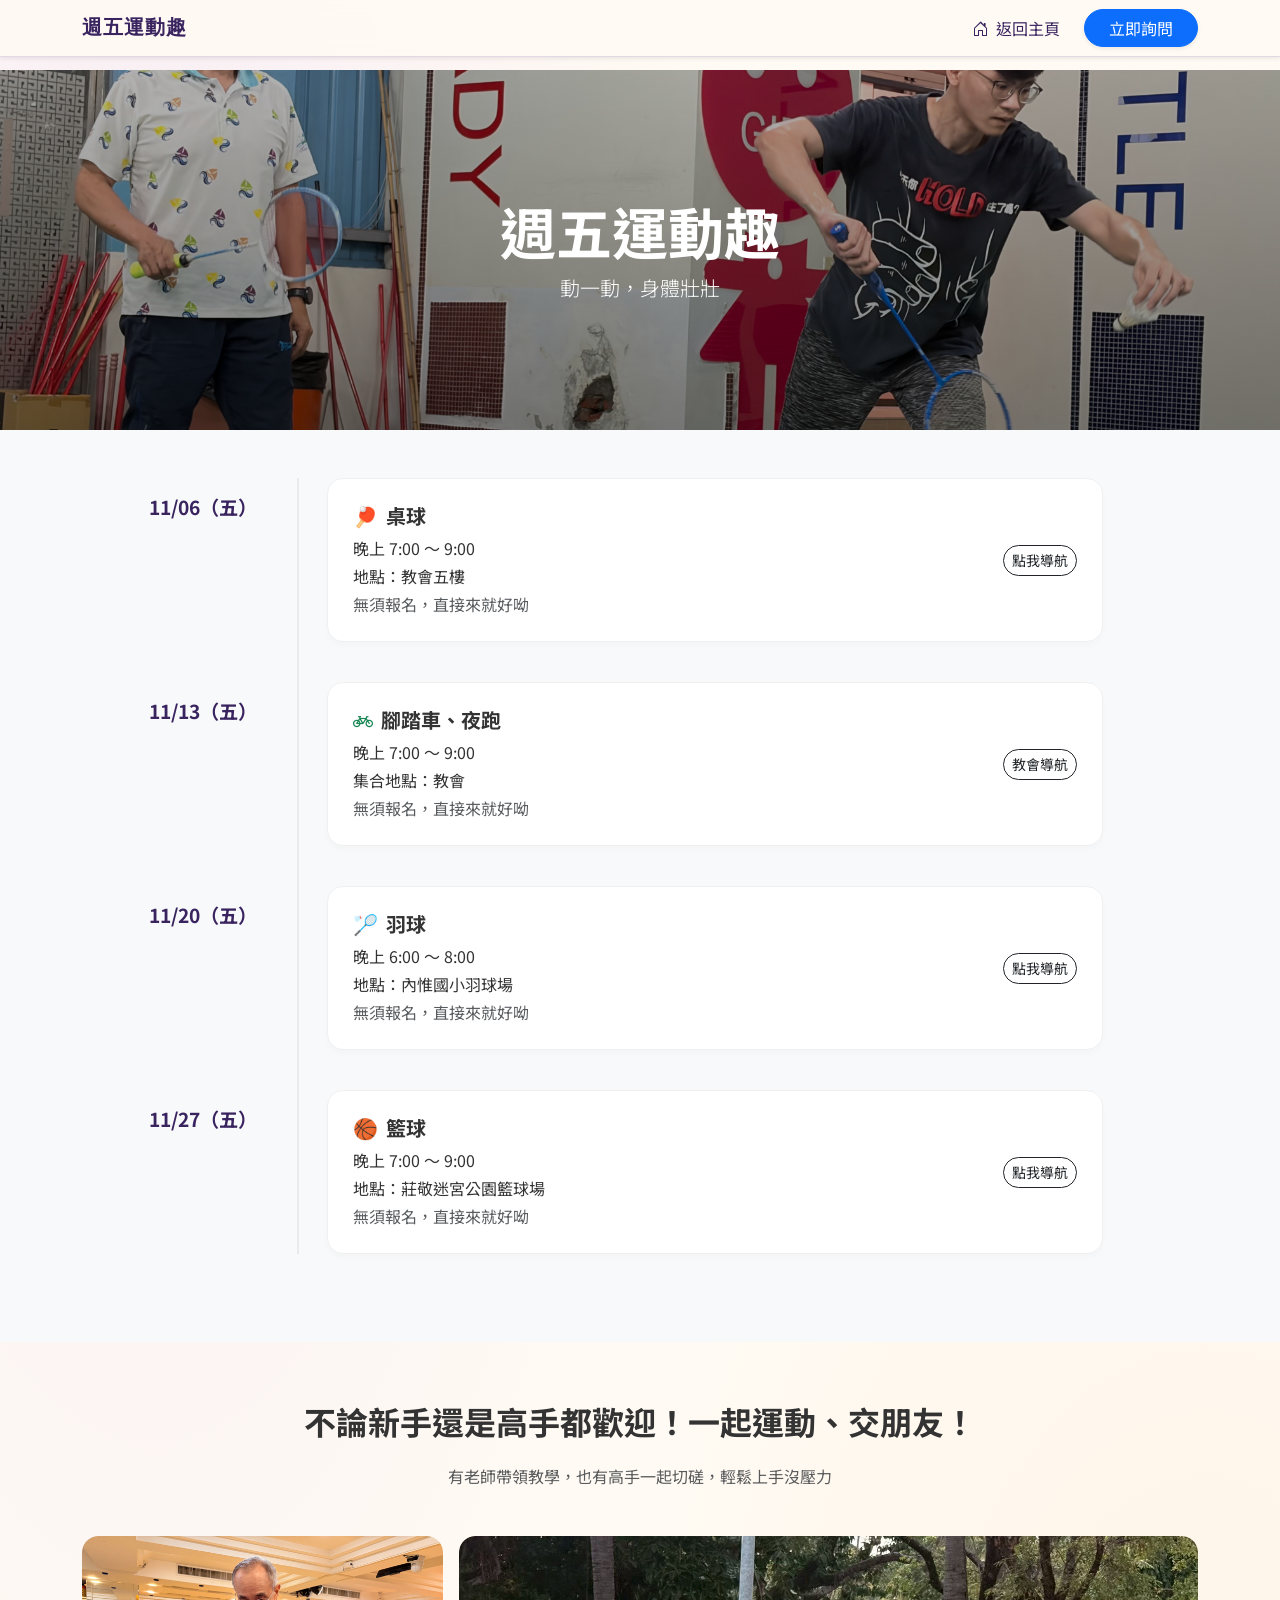
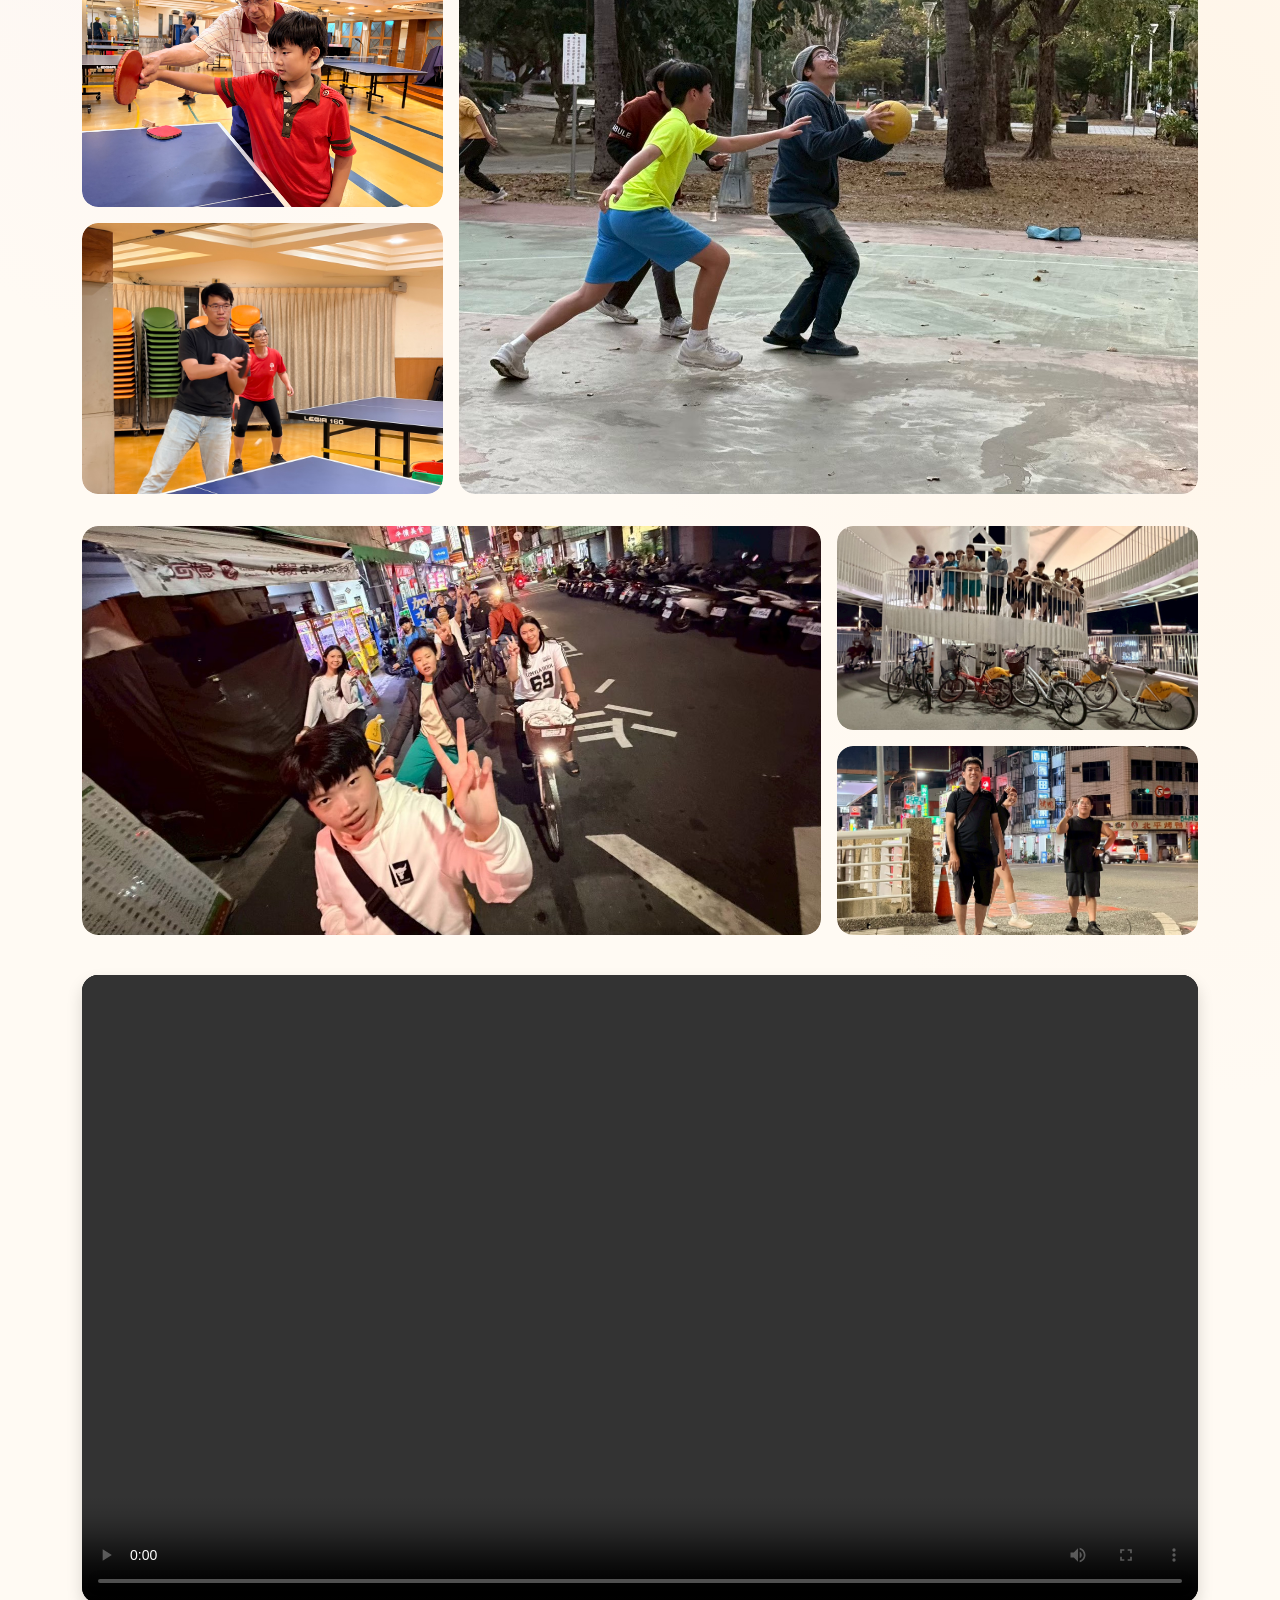
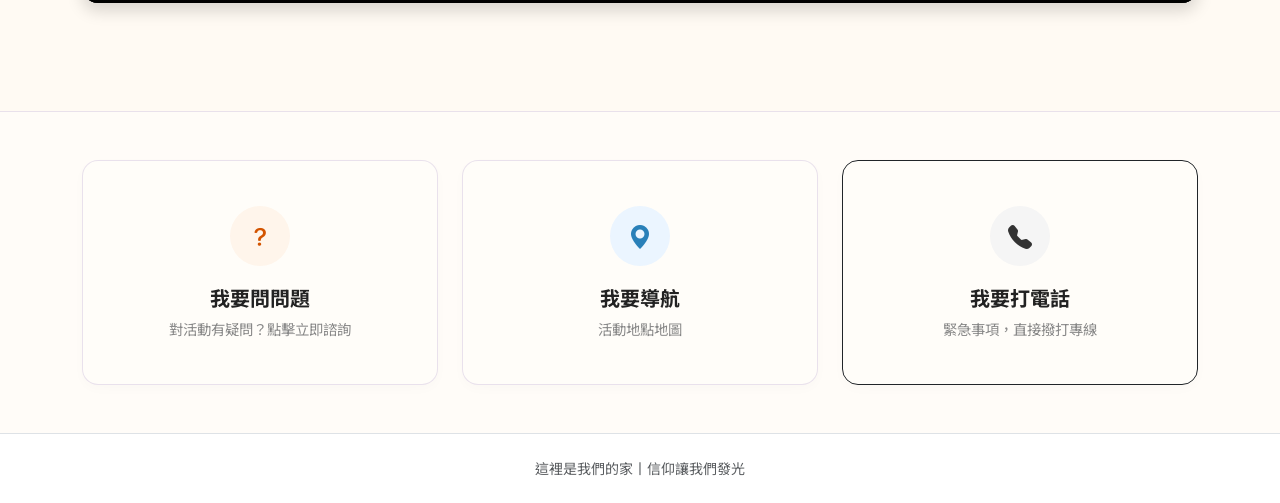
<file: sports.html>
<!DOCTYPE html>
<html lang="zh-TW">

<head>
    <meta charset="UTF-8">
    <meta name="viewport" content="width=device-width, initial-scale=1.0">
    <meta name="theme-color" content="#1a2b48">
    <link rel="manifest" href="manifest.json">
    <link rel="apple-touch-icon" href="images/pwa-icon-192.png">
    <script src="pwa.js" defer></script>
    <title>週五運動趣丨Zion Youth Church</title>

    <link rel="stylesheet" href="https://cdn.jsdelivr.net/npm/bootstrap-icons@1.11.1/font/bootstrap-icons.css">
    <link href="https://cdn.jsdelivr.net/npm/bootstrap@5.3.0/dist/css/bootstrap.min.css" rel="stylesheet">
    <link href="https://fonts.googleapis.com/css2?family=Cinzel:wght@700&family=Montserrat:wght@600&family=Noto+Sans+TC:wght@300;500;700&display=swap" rel="stylesheet">
    <link href="https://unpkg.com/aos@2.3.1/dist/aos.css" rel="stylesheet">
    <link rel="icon" type="image/png" href="images/Green and Brown Minimalist Studio Logo Design Template.png">

    <style>
        :root {
            --bg-light: #f8f9fa;
            --primary-navy: #1a2b48;
            --accent-gold: #c5a059;
        }

        body {
            font-family: 'Noto Sans TC', sans-serif;
            background-color: #fff;
            color: #333;
            padding-top: 70px;
        }

        /* 導覽列 */
        .navbar {
            background: rgba(255, 255, 255, 0.95);
            backdrop-filter: blur(10px);
            border-bottom: 1px solid #eee;
        }

        .navbar-brand {
            font-family: 'Cinzel', serif !important;
            color: var(--primary-navy) !important;
            letter-spacing: 1px;
        }

        /* 活動首圖 */
        .activity-hero {
            height: 40vh;
            background: linear-gradient(rgba(0, 0, 0, 0.3), rgba(0, 0, 0, 0.5)), url('images/05076E75-39CB-4F51-9888-3BB72C475C0B.jpg') center/cover;
            display: flex;
            align-items: center;
            justify-content: center;
            color: white;
            text-align: center;
        }

        .content-section {
            padding: 60px 0;
        }

        /* 時間軸樣式 */
        .timeline-container {
            position: relative;
            padding-left: 100px;
        }

        .timeline-container::before {
            content: '';
            position: absolute;
            left: 120px;
            top: 0;
            bottom: 0;
            width: 2px;
            background: #e9ecef;
        }

        .timeline-item {
            position: relative;
            margin-bottom: 40px;
        }

        .timeline-date {
            position: absolute;
            right: calc(100% + 20px);
            top: 15px;
            width: max-content;
            white-space: nowrap;
            font-weight: 700;
            color: var(--primary-navy);
            font-size: 1.2rem;
            text-align: right;
        }

        .timeline-content {
            background: #fff;
            border-radius: 16px;
            padding: 25px;
            border: 1px solid #f0f0f0;
            margin-left: 50px;
            transition: 0.3s;
            box-shadow: 0 4px 6px rgba(0, 0, 0, 0.02);
        }

        .card-hover:hover {
            transform: translateX(10px);
            box-shadow: 0 10px 25px rgba(26, 43, 72, 0.08);
            border-left: 5px solid var(--accent-gold);
        }

        /* 照片牆 */
        .gallery-item {
            overflow: hidden;
            border-radius: 16px;
            height: 100%;
        }

        .gallery-item img {
            transition: transform 0.5s ease;
            width: 100%;
            height: 100%;
            object-fit: cover;
        }

        .gallery-item:hover img {
            transform: scale(1.03);
        }

        /* 三欄直式聯絡大卡片樣式 */
        .quick-contact-section {
            background-color: #ffffff;
            border-top: 1px solid #f0f0f0;
        }

        .contact-box {
            display: flex;
            flex-direction: column;
            align-items: center;
            justify-content: center;
            padding: 45px 25px;
            text-decoration: none !important;
            color: #333 !important;
            background: #fff;
            border-radius: 16px;
            transition: all 0.4s ease;
            text-align: center;
            border: 1px solid #eee;
            height: 100%;
            box-shadow: 0 4px 12px rgba(0, 0, 0, 0.02);
        }

        .contact-box:hover {
            transform: translateY(-8px);
            box-shadow: 0 15px 30px rgba(0, 0, 0, 0.08);
        }

        .border-orange:hover { border-color: #d35400; }
        .border-blue:hover   { border-color: #2980b9; }
        .border-dark:hover   { border-color: #333333; }

        .contact-box h4 {
            font-size: 1.25rem;
            font-weight: 700;
            color: #222;
            margin-bottom: 8px;
        }

        .contact-box p {
            font-size: 0.9rem;
            color: #888;
            margin-bottom: 0;
        }

        .contact-icon-circle {
            width: 60px;
            height: 60px;
            border-radius: 50%;
            display: flex;
            align-items: center;
            justify-content: center;
            font-size: 1.5rem;
            margin-bottom: 20px;
            transition: 0.3s;
        }

        .icon-orange { background: #fff5eb; color: #d35400; }
        .icon-blue   { background: #ebf5ff; color: #2980b9; }
        .icon-dark   { background: #f5f5f5; color: #333333; }

        @media (max-width: 991px) {
            .timeline-container { padding-left: 0; }
            .timeline-container::before { left: 15px; }
            .timeline-date { position: relative; left: 40px; right: auto; width: max-content; text-align: left; margin-bottom: 15px; }
            .timeline-content { margin-left: 40px; }
        }
    </style>
</head>

<body>

    <!-- 導覽列 -->
    <nav class="navbar navbar-expand-lg fixed-top shadow-sm bg-white">
        <div class="container d-flex align-items-center">
            <a class="navbar-brand fw-bold d-flex align-items-center" href="sports.html">
                
                週五運動趣
            </a>
            <div class="ms-auto d-flex align-items-center">
                <a href="index.html" class="nav-link me-4 text-secondary">
                    <i class="bi bi-house-door me-1"></i> 返回主頁
                </a>
                <a href="tel:0910833072" class="btn btn-primary rounded-pill px-4 shadow-sm">
                    立即詢問
                </a>
            </div>
        </div>
    </nav>

    <!-- 活動 Hero -->
    <header class="activity-hero" data-aos="fade">
        <div class="container">
            <h1 class="display-4 fw-bold">週五運動趣</h1>
            <p class="lead mb-0">動一動，身體壯壯</p>
        </div>
    </header>

    <!-- 11月份活動時間軸區塊 -->
    <section class="py-5 bg-light">
        <div class="container">
            <div class="row justify-content-center">
                <div class="col-lg-10">

                    <div class="timeline-container">
                        
                        <!-- 11/06 桌球 -->
                        <div class="timeline-item" data-aos="fade-up">
                            <div class="timeline-date">11/06（五）</div>
                            <div class="timeline-content card-hover">
                                <div class="row align-items-center">
                                    <div class="col-md-8">
                                        <h5 class="fw-bold mb-2"><span class="me-2" aria-hidden="true">🏓</span>桌球</h5>
                                        <p class="mb-1">晚上 7:00 ～ 9:00</p>
                                        <p class="mb-1">地點：教會五樓</p>
                                         <p class="mb-0 text-muted">無須報名，直接來就好呦</p>
                                    </div>
                                    <div class="col-md-4 text-md-end mt-3 mt-md-0">
                                        <a href="https://maps.app.goo.gl/nVMDaMR1PeWoUZRSA" target="_blank" class="btn btn-outline-dark btn-sm rounded-pill">點我導航</a>
                                    </div>
                                </div>
                            </div>
                        </div>

                        <!-- 11/13 腳踏車、夜跑 -->
                        <div class="timeline-item" data-aos="fade-up">
                            <div class="timeline-date">11/13（五）</div>
                            <div class="timeline-content card-hover">
                                <div class="row align-items-center">
                                    <div class="col-md-8">
                                        <h5 class="fw-bold mb-2"><i class="bi bi-bicycle me-2 text-success"></i>腳踏車、夜跑</h5>
                                        <p class="mb-1">晚上 7:00 ～ 9:00</p>
                                        <p class="mb-1">集合地點：教會</p>
                                        <p class="mb-0 text-muted">無須報名，直接來就好呦</p>
                                    </div>
                                    <div class="col-md-4 text-md-end mt-3 mt-md-0">
                                        <a href="https://maps.app.goo.gl/nVMDaMR1PeWoUZRSA" target="_blank" rel="noopener noreferrer" class="btn btn-outline-dark btn-sm rounded-pill">教會導航</a>
                                    </div>
                                </div>
                            </div>
                        </div>

                        <!-- 11/20 羽球 -->
                        <div class="timeline-item" data-aos="fade-up">
                            <div class="timeline-date">11/20（五）</div>
                            <div class="timeline-content card-hover">
                                <div class="row align-items-center">
                                    <div class="col-md-8">
                                        <h5 class="fw-bold mb-2"><span class="me-2" aria-hidden="true">🏸</span>羽球</h5>
                                        <p class="mb-1">晚上 6:00 ～ 8:00</p>
                                        <p class="mb-1">地點：內惟國小羽球場</p>
                                         <p class="mb-0 text-muted">無須報名，直接來就好呦</p>
                                    </div>
                                    <div class="col-md-4 text-md-end mt-3 mt-md-0">
                                        <a href="https://maps.app.goo.gl/iifUatNd4EBW1nrF9" target="_blank" class="btn btn-outline-dark btn-sm rounded-pill">點我導航</a>
                                    </div>
                                </div>
                            </div>
                        </div>

                        <!-- 11/27 籃球 -->
                        <div class="timeline-item" data-aos="fade-up">
                            <div class="timeline-date">11/27（五）</div>
                            <div class="timeline-content card-hover">
                                <div class="row align-items-center">
                                    <div class="col-md-8">
                                        <h5 class="fw-bold mb-2"><span class="me-2" aria-hidden="true">🏀</span>籃球</h5>
                                        <p class="mb-1">晚上 7:00 ～ 9:00</p>
                                        <p class="mb-1">地點：莊敬迷宮公園籃球場</p>
                                        <p class="mb-0 text-muted">無須報名，直接來就好呦</p>
                                    </div>
                                    <div class="col-md-4 text-md-end mt-3 mt-md-0">
                                        <a href="https://maps.app.goo.gl/qYZnX5Gv2KANx2cv9" target="_blank" class="btn btn-outline-dark btn-sm rounded-pill">點我導航</a>
                                    </div>
                                </div>
                            </div>
                        </div>
                    </div>

                </div>
            </div>
        </div>
    </section>

    <!-- 照片與影片精彩花絮 -->
    <section class="content-section">
        <div class="container">
            <h2 class="fw-bold mb-4 text-center">不論新手還是高手都歡迎！一起運動、交朋友！</h2>
            <p class="text-center text-muted mb-5">有老師帶領教學，也有高手一起切磋，輕鬆上手沒壓力</p>

            <div class="row g-3">
                <div class="col-md-4">
                    <div class="row g-3">
                        <div class="col-12" data-aos="zoom-in">
                            <div class="gallery-item"><img src="images/187C8DF4-46A3-402D-B296-F9FB5D2CCFE4.jpg" class="img-fluid rounded-4 shadow-sm" alt="花絮照"></div>
                        </div>
                        <div class="col-12" data-aos="zoom-in" data-aos-delay="100">
                            <div class="gallery-item"><img src="images/FCA11A74-18F7-49FC-B908-ADAAC546720D.jpg" class="img-fluid rounded-4 shadow-sm" alt="花絮照"></div>
                        </div>
                    </div>
                </div>
                <div class="col-md-8">
                    <div class="gallery-item" data-aos="zoom-in" data-aos-delay="150">
                        <img src="images/LINE_ALBUM_20260209_260328_1.jpg" class="img-fluid rounded-4 shadow-sm" alt="花絮照">
                    </div>
                </div>
            </div>

            <div class="row g-3 mt-3">
                <div class="col-md-8" data-aos="zoom-in">
                    <div class="gallery-item">
                        <img src="images/LINE_ALBUM_週五運動趣丨騎腳踏車、夜跑_260416_3.jpg" class="img-fluid rounded-4 shadow-sm" alt="大圖">
                    </div>
                </div>
                <div class="col-md-4">
                    <div class="row g-3">
                        <div class="col-12" data-aos="zoom-in" data-aos-delay="100">
                            <div class="gallery-item"><img src="images/LINE_ALBUM_週五運動趣丨騎腳踏車、夜跑_260416_2.jpg" class="img-fluid rounded-4 shadow-sm" alt="小圖上"></div>
                        </div>
                        <div class="col-12" data-aos="zoom-in" data-aos-delay="200">
                            <div class="gallery-item"><img src="images/LINE_ALBUM_週五運動趣丨騎腳踏車、夜跑_260416_1.jpg" class="img-fluid rounded-4 shadow-sm" alt="小圖下"></div>
                        </div>
                    </div>
                </div>
            </div>

            <!-- 影片播放器 -->
            <div class="row g-3 mt-4 mb-5" data-aos="fade-up">
                <div class="col-md-12">
                    <div class="ratio ratio-16x9">
                        <video controls class="rounded-4 shadow" style="object-fit: contain; background: #000;">
                            <source src="images/IMG_9211.MOV" type="video/mp4">
                            您的瀏覽器不支援影片播放。
                        </video>
                    </div>
                </div>
            </div>
        </div>
    </section>

    <!-- 三欄式聯絡卡片（無 QR Code，標準白底直式卡片） -->
    <section id="contact" class="quick-contact-section py-5">
        <div class="container">
            <div class="row g-4">
                <div class="col-md-4" data-aos="fade-up">
                    <a href="https://line.me/R/ti/p/@356lmxoo" target="_blank" class="contact-box border-orange">
                        <div class="contact-icon-circle icon-orange">
                            <i class="bi bi-question-lg"></i>
                        </div>
                        <h4>我要問問題</h4>
                        <p>對活動有疑問？點擊立即諮詢</p>
                    </a>
                </div>
                <div class="col-md-4" data-aos="fade-up" data-aos-delay="100">
                    <a href="https://maps.app.goo.gl/nVMDaMR1PeWoUZRSA" target="_blank" class="contact-box border-blue">
                        <div class="contact-icon-circle icon-blue">
                            <i class="bi bi-geo-alt-fill"></i>
                        </div>
                        <h4>我要導航</h4>
                        <p>活動地點地圖</p>
                    </a>
                </div>
                <div class="col-md-4" data-aos="fade-up" data-aos-delay="200">
                    <a href="tel:3155571" class="contact-box border-dark">
                        <div class="contact-icon-circle icon-dark">
                            <i class="bi bi-telephone-fill"></i>
                        </div>
                        <h4>我要打電話</h4>
                        <p>緊急事項，直接撥打專線</p>
                    </a>
                </div>
            </div>
        </div>
    </section>

    <footer class="py-4 bg-white text-center border-top">
        <p class="text-muted small mb-0">這裡是我們的家丨信仰讓我們發光</p>
    </footer>

    <!-- 引用庫 -->
    <script src="https://cdn.jsdelivr.net/npm/bootstrap@5.3.0/dist/js/bootstrap.bundle.min.js"></script>
    <script src="https://unpkg.com/aos@2.3.1/dist/aos.js"></script>
    <script>
        AOS.init({ duration: 1000, once: true });
    </script>
</body>

</html>
</file>
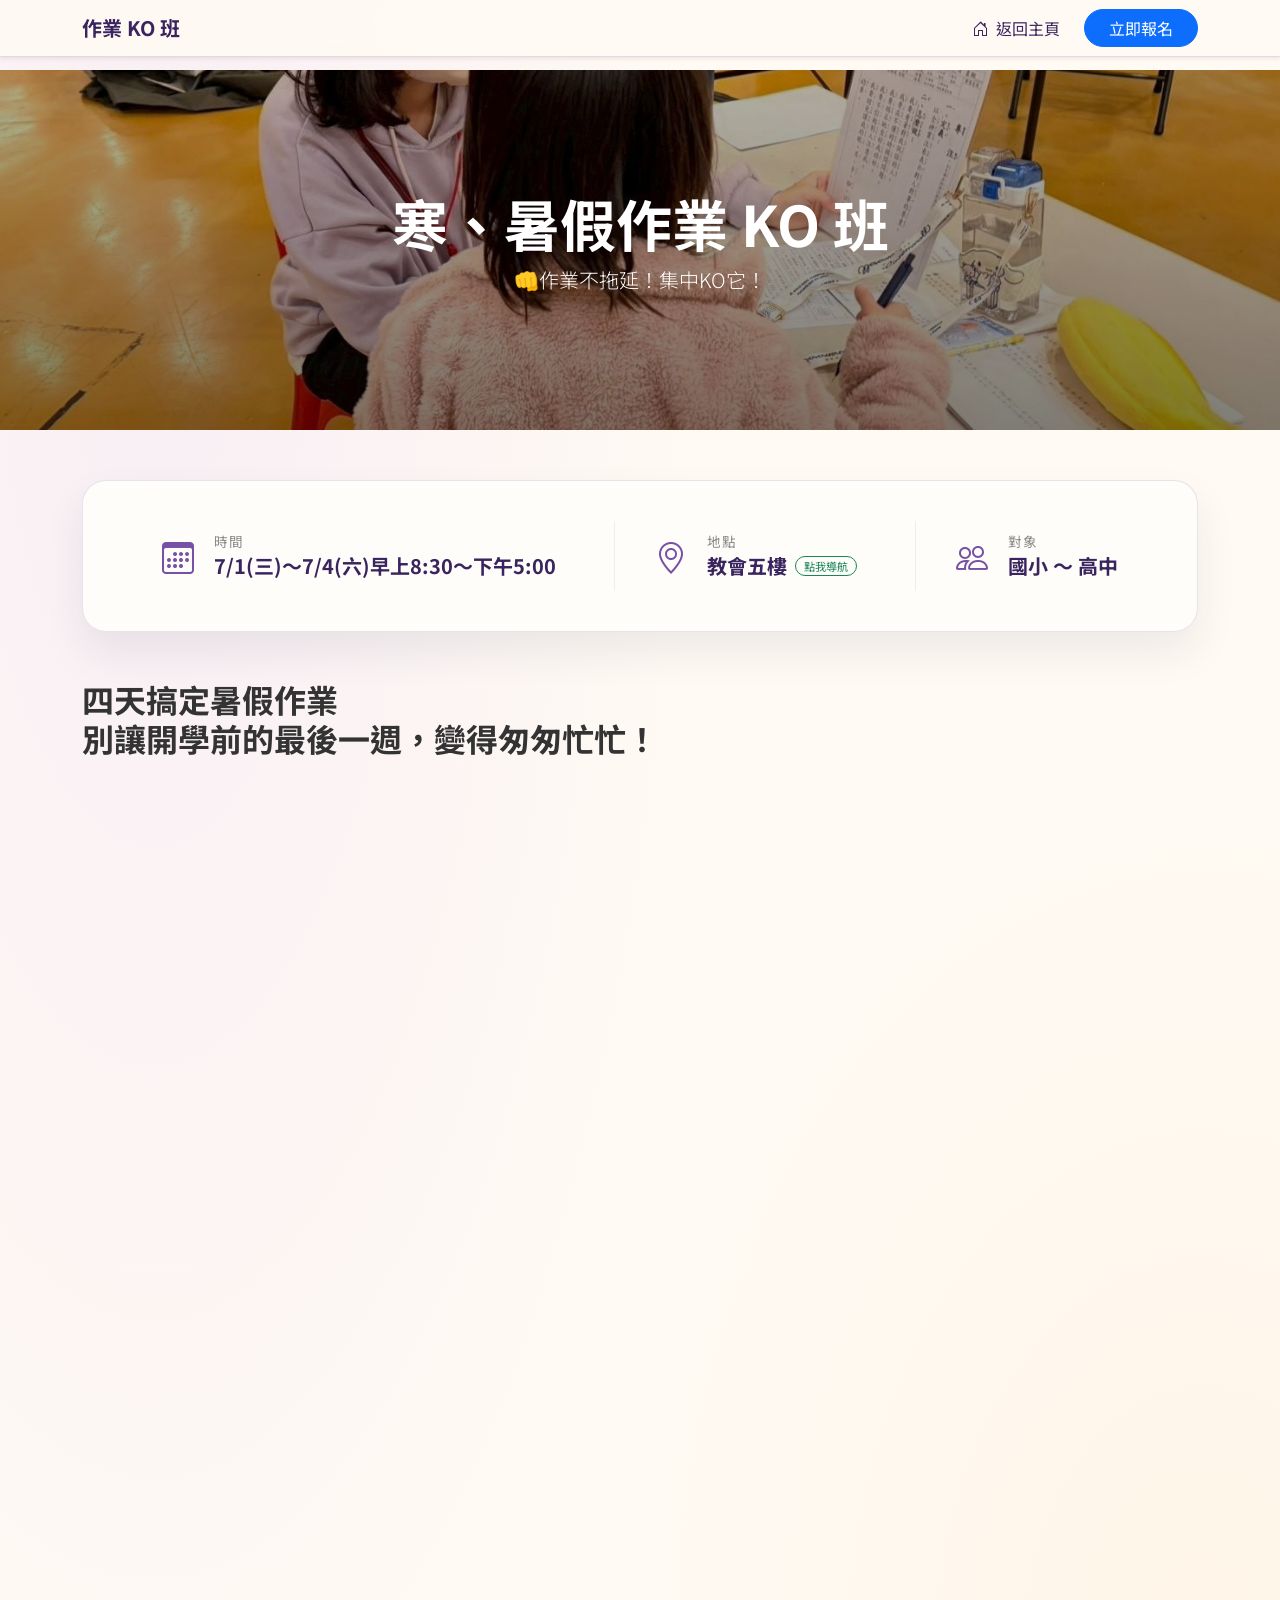
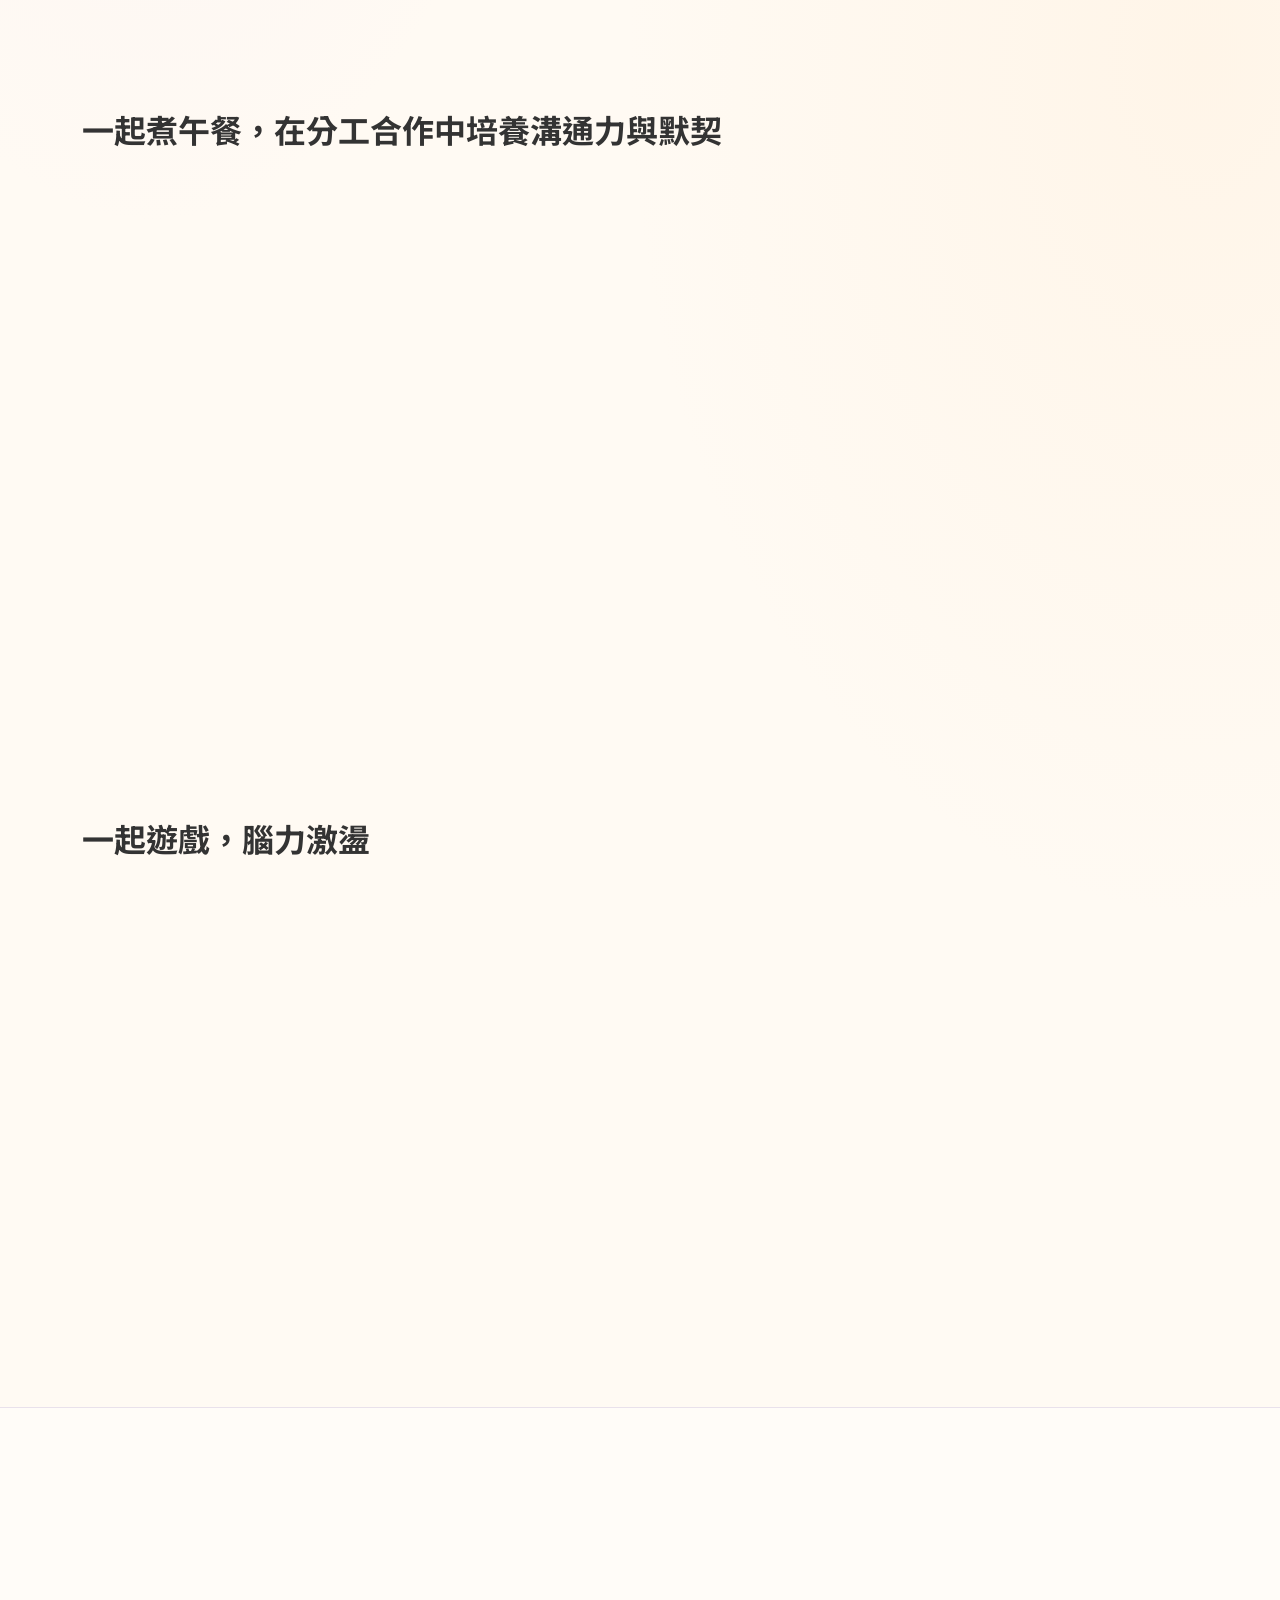
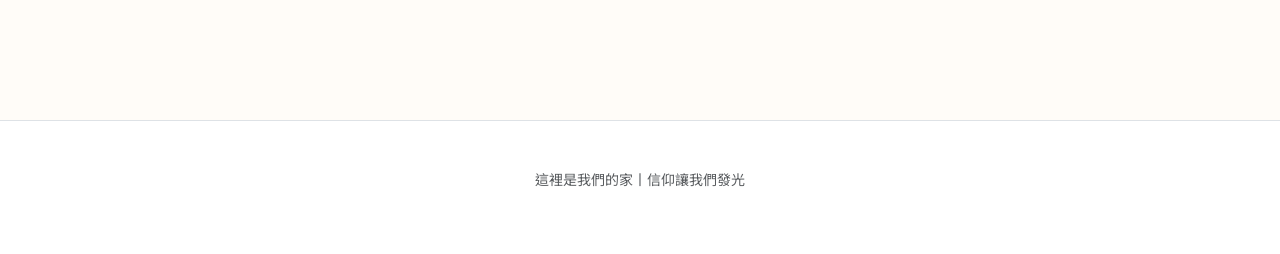
<file: study-ko.html>
<!DOCTYPE html>
<html lang="zh-TW">

<head>
    <meta charset="UTF-8">
    <meta name="viewport" content="width=device-width, initial-scale=1.0">
    <meta name="theme-color" content="#1a2b48">
    <link rel="manifest" href="manifest.json">
    <link rel="apple-touch-icon" href="images/pwa-icon-192.png">
    <script src="pwa.js" defer></script>
    <title>寒、暑假作業 KO 班</title>
    

    <link rel="stylesheet" href="https://cdn.jsdelivr.net/npm/bootstrap-icons@1.11.1/font/bootstrap-icons.css">
    <link href="https://cdn.jsdelivr.net/npm/bootstrap@5.3.0/dist/css/bootstrap.min.css" rel="stylesheet">
    <link
        href="https://fonts.googleapis.com/css2?family=Montserrat:wght@600&family=Noto+Sans+TC:wght@300;500;700&display=swap"
        rel="stylesheet">
    <link href="https://unpkg.com/aos@2.3.1/dist/aos.css" rel="stylesheet">
<link rel="icon" type="image/png " href="images/Green and Brown Minimalist Studio Logo Design Template.png">

    <style>
        /* 快速聯絡區塊樣式 */
.quick-contact-section {
    background-color: #ffffff;
    border-top: 1px solid #f0f0f0;
}

.contact-box {
    display: flex;
    flex-direction: column;
    align-items: center;
    justify-content: center;
    padding: 40px 20px;
    text-decoration: none !important;
    background: #fff;
    border-radius: 12px;
    transition: all 0.4s ease;
    text-align: center;
    border: 1px solid #eee; /* 預設淡色邊框 */
}

/* 懸浮時的動態效果 */
.contact-box:hover {
    transform: translateY(-8px);
    box-shadow: 0 15px 30px rgba(0,0,0,0.08);
}

/* 各自的主題色設定 */
.border-orange:hover { border-color: #d35400; }
.border-blue:hover   { border-color: #2980b9; }
.border-dark:hover   { border-color: #333333; }

/* 圓圈圖示樣式 */
.contact-icon-circle {
    width: 60px;
    height: 60px;
    border-radius: 50%;
    display: flex;
    align-items: center;
    justify-content: center;
    font-size: 1.5rem;
    margin-bottom: 20px;
    transition: 0.3s;
}

.icon-orange { background: #fff5eb; color: #d35400; }
.icon-blue   { background: #ebf5ff; color: #2980b9; }
.icon-dark   { background: #f5f5f5; color: #333333; }

.contact-box h4 {
    font-size: 1.25rem;
    font-weight: 700;
    color: #222;
    margin-bottom: 10px;
}

.contact-box p {
    font-size: 0.85rem;
    color: #888;
    margin-bottom: 0;
}
        /* 大氣橫式資訊列專屬樣式 */
        .info-bar-large {
            background: #ffffff;
            border-radius: 24px;
            padding: 40px;
            /* 增加內邊距，讓它更寬大 */
            box-shadow: 0 20px 40px rgba(26, 43, 72, 0.08);
            /* 深邃柔和的陰影 */
            display: flex;
            flex-wrap: wrap;
            align-items: center;
            justify-content: space-around;
            border: 1px solid #f0f0f0;
        }

        .info-item {
            display: flex;
            align-items: center;
            gap: 20px;
            padding: 10px 20px;
        }

        .info-item i {
            font-size: 2rem;
            /* 圖示放大 */
            color: var(--accent-gold);
        }

        .info-item span {
            display: block;
            font-size: 0.85rem;
            color: #888;
            letter-spacing: 1px;
            text-transform: uppercase;
        }

        .info-item strong {
            display: block;
            font-size: 1.25rem;
            /* 文字放大 */
            color: var(--primary-navy);
            font-weight: 700;
        }

        /* 自定義分隔線（電腦版顯示） */
        @media (min-width: 992px) {
            .border-start-custom {
                border-left: 1px solid #eee;
                padding-left: 40px;
            }
        }

        /* 巨型按鈕樣式 */
        .btn-register-lg {
            background: var(--primary-navy);
            color: white ! important;
            padding: 18px 45px;
            border-radius: 50px;
            text-decoration: none;
            font-weight: 600;
            letter-spacing: 2px;
            transition: all 0.3s ease;
            display: inline-block;
            box-shadow: 0 10px 20px rgba(26, 43, 72, 0.2);
        }

        .btn-register-lg:hover {
            background: var(--accent-gold);
            transform: translateY(-3px);
            box-shadow: 0 15px 30px rgba(197, 160, 89, 0.3);
        }

        /* 手機版適配：變成垂直堆疊 */
        @media (max-width: 991px) {
            .info-bar-large {
                padding: 30px 20px;
                flex-direction: column;
                align-items: flex-start;
                gap: 25px;
            }

            .info-item {
                padding: 0;
            }

            .info-action {
                width: 100%;
                margin-top: 10px;
            }

            .btn-register-lg {
                width: 100%;
                text-align: center;
            }
        }

        :root {
            --bg-light: #f8f9fa;
            --primary-navy: #1a2b48;
            --accent-gold: #c5a059;
        }

        body {
            font-family: 'Noto Sans TC', sans-serif;
            background-color: #fff;
            color: #333;
            padding-top: 70px;
        }

        /* 導覽列 */
        .navbar {
            background: rgba(255, 255, 255, 0.95);
            backdrop-filter: blur(10px);
            border-bottom: 1px solid #eee;
        }

        /* 活動首圖 (內頁專用：較矮且細緻) */
        .activity-hero {
            height: 40vh;
            background: linear-gradient(rgba(0, 0, 0, 0.3), rgba(0, 0, 0, 0.5)), url('images/LINE_ALBUM_2026寒假作業ko班丨01.27 day2_260214_3.jpg') center/cover;
            display: flex;
            align-items: center;
            justify-content: center;
            color: white;
            text-align: center;
        }

        .content-section {
            padding: 50px 0;
        }

        .info-card {
            background: var(--bg-light);
            border-radius: 20px;
            padding: 40px;
            border: 1px solid #eee;
        }

        .back-btn {
            color: var(--primary-navy);
            text-decoration: none;
            font-weight: 500;
            display: inline-flex;
            align-items: center;
            transition: 0.3s;
        }

        .back-btn:hover {
            color: var(--accent-gold);
            transform: translateX(-5px);
        }

        .register-btn {
            background: var(--primary-navy);
            color: white;
            padding: 15px 40px;
            border-radius: 0;
            text-decoration: none;
            display: inline-block;
            letter-spacing: 2px;
            transition: 0.3s;
        }

        .register-btn:hover {
            background: var(--accent-gold);
            color: white;
        }
    </style>
</head>

<body>

    <nav class="navbar navbar-expand-lg fixed-top shadow-sm bg-white">
        <div class="container d-flex align-items-center">
                                                          <a class="navbar-brand fw-bold" href="study-ko.html">作業 KO 班</a>
  
            <div class="ms-auto d-flex align-items-center">
                <a href="index.html" class="nav-link me-4 text-secondary">
                    <i class="bi bi-house-door me-1"></i> 返回主頁
                </a>
                <a href="https://forms.gle/KV3qqjBJB7TQHWge6" class="btn btn-primary rounded-pill px-4">
                    立即報名
                </a>
            </div>
        </div>
    </nav>
    <header class="activity-hero" data-aos="fade">
        <div class="container">
            <h1 class="display-4 fw-bold">寒、暑假作業 KO 班</h1>
            <p class="lead">👊作業不拖延！集中KO它！
            </p>
        </div>
    </header>

    <section class="content-section">
        <div class="container">
            <div class="row g-8">
                <div class="col-lg-12 order-2 order-lg-1" data-aos="fade-right">
                    <h2 class="fw-bold mt-5 mb-3">
                        四天搞定暑假作業
                        <br>別讓開學前的最後一週，變得匆匆忙忙！
                    </h2>


                    <div class="row g-3 mt-5 justify-content-center" data-aos="fade-up">
    <div class="col-md-6">
        <div class="row g-3">
            <div class="col-12" data-aos="zoom-in" data-aos-delay="100">
                <div class="gallery-item">
                    <img src="images/LINE_ALBUM_2026.01.26 day1_260324_2.jpg" class="img-fluid rounded-4 shadow-sm" alt="音樂演奏與學習">
                </div>
            </div>
            <div class="col-12" data-aos="zoom-in" data-aos-delay="200">
                <div class="gallery-item">
                    <img src="images/LINE_ALBUM_2026.01.27-D2_260324_1.jpg" class="img-fluid rounded-4 shadow-sm" alt="社區藝術創作">
                </div>
            </div>
        </div>
    </div>
    <div class="col-md-6">
        <div class="row g-3">
            <div class="col-12" data-aos="zoom-in" data-aos-delay="300">
                <div class="gallery-item">
                    <img src="images/LINE_ALBUM_2026.01.27-D2_260324_2.jpg" class="img-fluid rounded-4 shadow-sm" alt="社群園藝分享">
                </div>
            </div>
            <div class="col-12" data-aos="zoom-in" data-aos-delay="400">
                <div class="gallery-item">
                    <img src="images/LINE_ALBUM_2026.01.26 day1_260324_1.jpg" class="img-fluid rounded-4 shadow-sm" alt="戶外運動與挑戰">
                </div>
            </div>
        </div>
    </div>
</div>
                
                    
                      
                    <h2 class="fw-bold mt-5 mb-3">一起煮午餐，在分工合作中培養溝通力與默契</h2>
                    <div class="row g-3 mt-5">

                        <div class="col-md-8" data-aos="zoom-in">
                            <div class="gallery-item">
                                <img src="images/LINE_ALBUM_2026寒假作業ko班丨01.27 day2_260214_2.jpg"
                                    class="img-fluid rounded-4 shadow-sm h-100 object-fit-cover" alt="大圖">
                            </div>
                        </div>
                        <div class="col-md-4">
                            <div class="row g-3">
                                <div class="col-12" data-aos="zoom-in" data-aos-delay="100">
                                    <div class="gallery-item">
                                        <img src="images/LINE_ALBUM_20260126 day1_260414_2.jpg"
                                            class="img-fluid rounded-4 shadow-sm" alt="小圖上">
                                    </div>
                                </div>
                                <div class="col-12" data-aos="zoom-in" data-aos-delay="200">
                                    <div class="gallery-item">
                                        <img src="images/LINE_ALBUM_2026.01.27 day2_260414_2.jpg"
                                            class="img-fluid rounded-4 shadow-sm" alt="小圖下">
                                    </div>
                                </div>
                            </div>
                        </div>
                    </div>
<h2 class="fw-bold mt-5 mb-3">一起遊戲，腦力激盪</h2>
                    <div class="container my-5">
                        <div class="row g-3">
                            <div class="col-md-6" data-aos="fade-up">
                                <div class="dual-image-container">
                                    <img src="images/封面.jpg"
                                        class="img-fluid rounded-4 shadow-sm" alt="活動截圖">
                                </div>
                            </div>
                            <div class="col-md-6" data-aos="fade-up" data-aos-delay="100">
                                <div class="dual-image-container">
                                    <img src="images/LINE_ALBUM_2026.01.27 day2_260414_1.jpg"
                                        class="img-fluid rounded-4 shadow-sm" alt="活動截圖">
                                </div>
                            </div>
                        </div>
                    </div>
                    <style>
                        .gallery-item {
                            overflow: hidden;
                            border-radius: 16px;
                            height: 100%;
                        }

                        .gallery-item img {
                            transition: transform 0.5s ease;
                            cursor: pointer;
                            width: 100%;
                            height: 100%;
                            object-fit: cover;
                        }

                        .gallery-item:hover img {
                            transform: scale(1.05);
                            /* 滑過時微微放大，很有電影感 */
                        }
                    </style>


                </div>

                <div class="container ">
                    <div class="row  justify-content-center" data-aos="fade-up">
                        <div class="col-12">
                            <div class="info-bar-large">
                                <div class="info-item">
                                    <i class="bi bi-calendar3"></i>
                                    <div>
                                        <span>時間</span>
                                        <strong>7/1(三)～7/4(六)早上8:30～下午5:00</strong>
                                    </div>
                                </div>
                                <div class="info-item border-start-custom">
                                    <i class="bi bi-geo-alt"></i>
                                    <div>
                                        <span>地點</span>
                                        <div class="d-flex align-items-center gap-2">
                                            <strong>教會五樓</strong>
                                            <a href="https://maps.app.goo.gl/nVMDaMR1PeWoUZRSA" target="_blank"
                                                class="btn btn-outline-success btn-sm rounded-pill py-0 px-2"
                                                style="font-size: 0.7rem; height: 20px; line-height: 18px;">
                                                點我導航
                                            </a>
                                        </div>
                                    </div>
                                </div>
                                <div class="info-item border-start-custom">
                                    <i class="bi bi-people"></i>
                                    <div>
                                        <span>對象</span>
                                        <strong>國小 ～ 高中</strong>
                                    </div>
                                </div>
                                
                                

                            </div>
                        </div>
                    </div>
                </div>
            </div>
        </div>
    </section>
    <section id="contact" class="quick-contact-section py-5">
        <div class="container">
            <div class="row g-4">
                <div class="col-md-4" data-aos="fade-up">

                    <a href="https://line.me/R/ti/p/@356lmxoo?ts=03282137&oat_content=url" class="contact-box border-orange">
                        <div class="contact-icon-circle icon-orange">
                            <i class="bi bi-question-lg"></i>
                        </div>
                        <h4>我要問問題</h4>
                        <p>對活動有疑問？點擊立即諮詢</p>
                        </a>
                      </div>
                <div class="col-md-4" data-aos="fade-up" data-aos-delay="100">
                    <a href="https://maps.app.goo.gl/nVMDaMR1PeWoUZRSA" target="_blank" class="contact-box border-blue">
                        <div class="contact-icon-circle icon-blue">
                            <i class="bi bi-geo-alt-fill"></i>
                        </div>
                        <h4>我要導航</h4>
                        <p>活動地點地圖</p>
                    </a>
                </div>
                <div class="col-md-4" data-aos="fade-up" data-aos-delay="200">
                    <a href="tel:3155571" class="contact-box border-dark">
                        <div class="contact-icon-circle icon-dark">
                            <i class="bi bi-telephone-fill"></i>
                        </div>
                        <h4>我要打電話</h4>
                        <p>緊急事項，直接撥打專線</p>
                    </a>
                </div>
            </div>
        </div>
    </section>

 <footer class="py-5 bg-white border-top text-center">
        <p class="text-muted small">這裡是我們的家丨信仰讓我們發光</p>
    </footer>


    

    <script src="https://unpkg.com/aos@2.3.1/dist/aos.js"></script>
    
    <script>AOS.init({ duration: 1000 });</script>
</body>

</html>
</file>
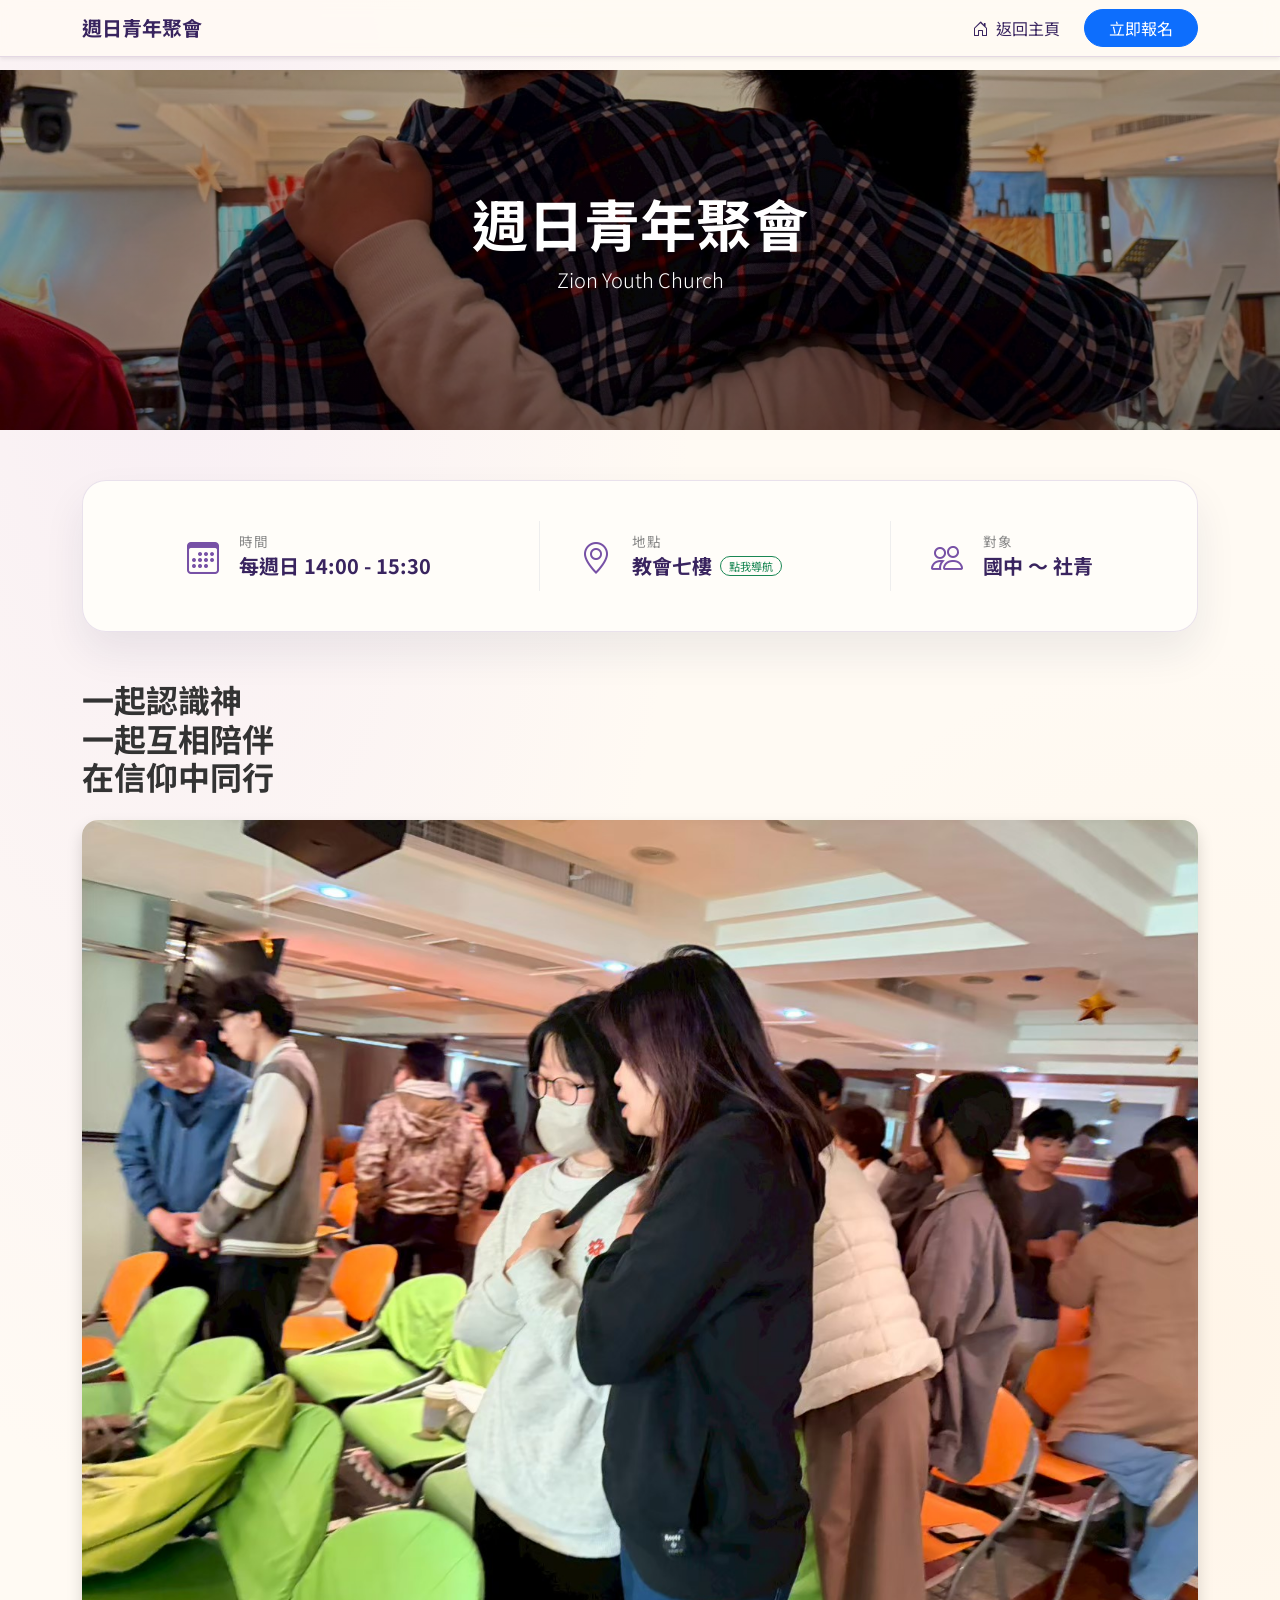
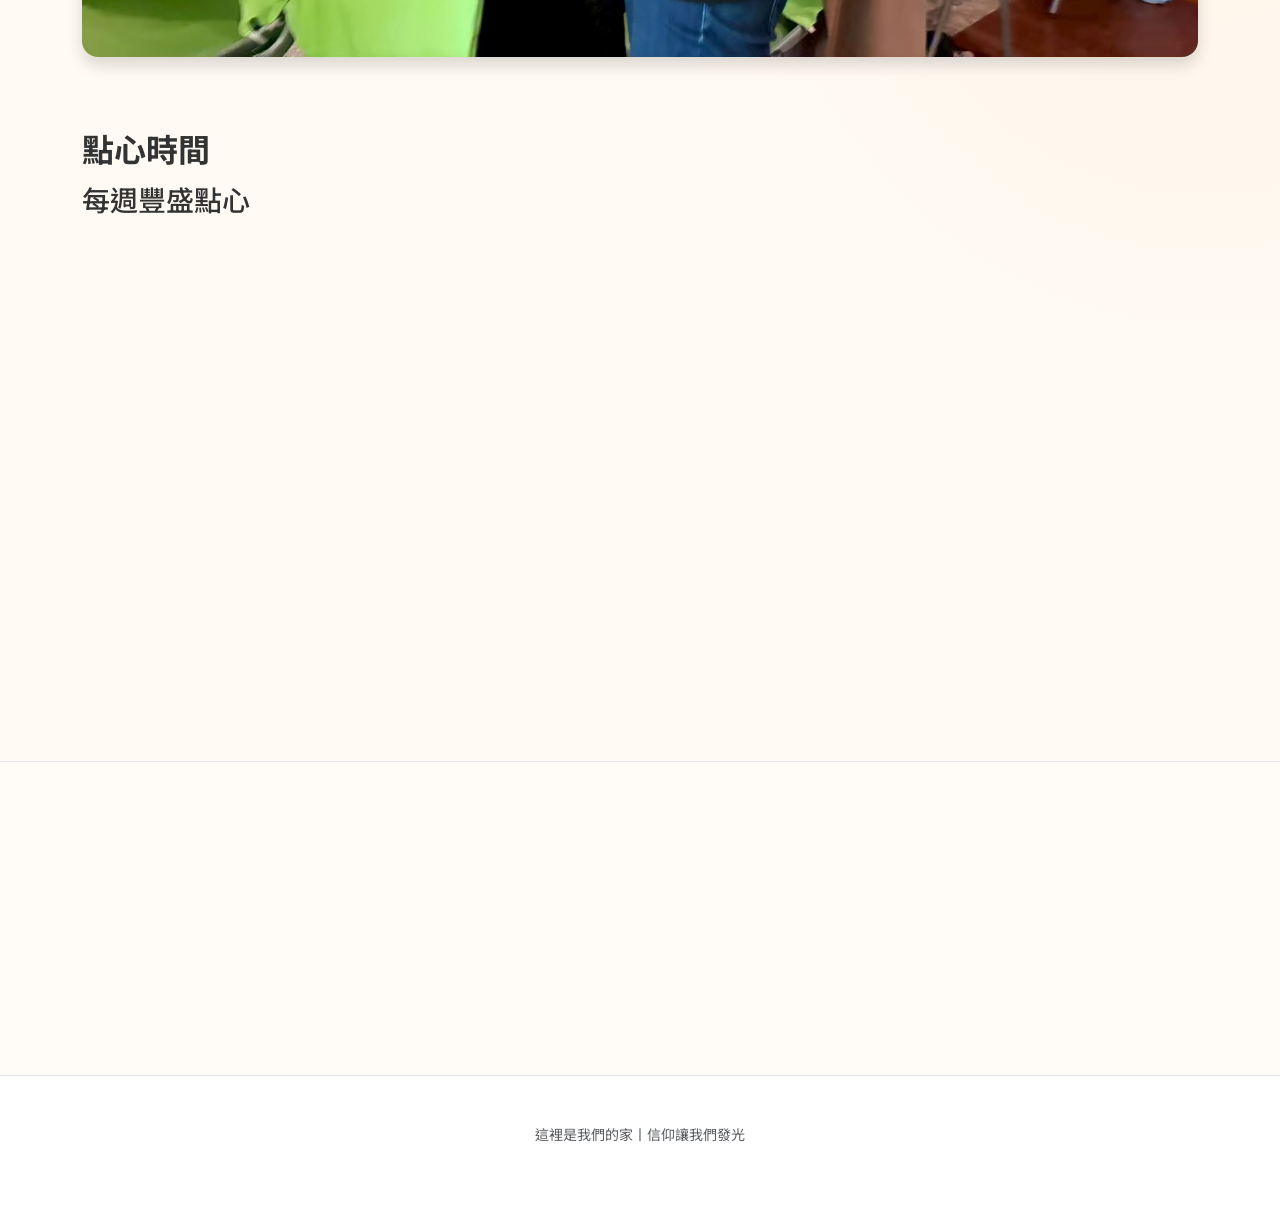
<file: youth-worship.html>
<!DOCTYPE html>
<html lang="zh-TW">

<head>
    <meta charset="UTF-8">
    <meta name="viewport" content="width=device-width, initial-scale=1.0">
    <meta name="theme-color" content="#1a2b48">
    <link rel="manifest" href="manifest.json">
    <link rel="apple-touch-icon" href="images/pwa-icon-192.png">
    <script src="pwa.js" defer></script>
    <title>週日青年聚會</title>

    <link rel="stylesheet" href="https://cdn.jsdelivr.net/npm/bootstrap-icons@1.11.1/font/bootstrap-icons.css">
    <link href="https://cdn.jsdelivr.net/npm/bootstrap@5.3.0/dist/css/bootstrap.min.css" rel="stylesheet">
    <link
        href="https://fonts.googleapis.com/css2?family=Montserrat:wght@600&family=Noto+Sans+TC:wght@300;500;700&display=swap"
        rel="stylesheet">
    <link href="https://unpkg.com/aos@2.3.1/dist/aos.css" rel="stylesheet">
<link rel="icon" type="image/png " href="images/Green and Brown Minimalist Studio Logo Design Template.png">

    <style>
         /* 快速聯絡區塊樣式 */
.quick-contact-section {
    background-color: #ffffff;
    border-top: 1px solid #f0f0f0;
}

.contact-box {
    display: flex;
    flex-direction: column;
    align-items: center;
    justify-content: center;
    padding: 40px 20px;
    text-decoration: none !important;
    background: #fff;
    border-radius: 12px;
    transition: all 0.4s ease;
    text-align: center;
    border: 1px solid #eee; /* 預設淡色邊框 */
}

/* 懸浮時的動態效果 */
.contact-box:hover {
    transform: translateY(-8px);
    box-shadow: 0 15px 30px rgba(0,0,0,0.08);
}

/* 各自的主題色設定 */
.border-orange:hover { border-color: #d35400; }
.border-blue:hover   { border-color: #2980b9; }
.border-dark:hover   { border-color: #333333; }

/* 圓圈圖示樣式 */
.contact-icon-circle {
    width: 60px;
    height: 60px;
    border-radius: 50%;
    display: flex;
    align-items: center;
    justify-content: center;
    font-size: 1.5rem;
    margin-bottom: 20px;
    transition: 0.3s;
}

.icon-orange { background: #fff5eb; color: #d35400; }
.icon-blue   { background: #ebf5ff; color: #2980b9; }
.icon-dark   { background: #f5f5f5; color: #333333; }

.contact-box h4 {
    font-size: 1.25rem;
    font-weight: 700;
    color: #222;
    margin-bottom: 10px;
}

.contact-box p {
    font-size: 0.85rem;
    color: #888;
    margin-bottom: 0;
}
        /* 大氣橫式資訊列專屬樣式 */
        .info-bar-large {
            background: #ffffff;
            border-radius: 24px;
            padding: 40px;
            /* 增加內邊距，讓它更寬大 */
            box-shadow: 0 20px 40px rgba(26, 43, 72, 0.08);
            /* 深邃柔和的陰影 */
            display: flex;
            flex-wrap: wrap;
            align-items: center;
            justify-content: space-around;
            border: 1px solid #f0f0f0;
        }

        .info-item {
            display: flex;
            align-items: center;
            gap: 20px;
            padding: 10px 20px;
        }

        .info-item i {
            font-size: 2rem;
            /* 圖示放大 */
            color: var(--accent-gold);
        }

        .info-item span {
            display: block;
            font-size: 0.85rem;
            color: #888;
            letter-spacing: 1px;
            text-transform: uppercase;
        }

        .info-item strong {
            display: block;
            font-size: 1.25rem;
            /* 文字放大 */
            color: var(--primary-navy);
            font-weight: 700;
        }

        /* 自定義分隔線（電腦版顯示） */
        @media (min-width: 992px) {
            .border-start-custom {
                border-left: 1px solid #eee;
                padding-left: 40px;
            }
        }

        /* 巨型按鈕樣式 */
        .btn-register-lg {
            background: var(--primary-navy);
            color: white ! important;
            padding: 18px 45px;
            border-radius: 50px;
            text-decoration: none;
            font-weight: 600;
            letter-spacing: 2px;
            transition: all 0.3s ease;
            display: inline-block;
            box-shadow: 0 10px 20px rgba(26, 43, 72, 0.2);
        }

        .btn-register-lg:hover {
            background: var(--accent-gold);
            transform: translateY(-3px);
            box-shadow: 0 15px 30px rgba(197, 160, 89, 0.3);
        }

        /* 手機版適配：變成垂直堆疊 */
        @media (max-width: 991px) {
            .info-bar-large {
                padding: 30px 20px;
                flex-direction: column;
                align-items: flex-start;
                gap: 25px;
            }

            .info-item {
                padding: 0;
            }

            .info-action {
                width: 100%;
                margin-top: 10px;
            }

            .btn-register-lg {
                width: 100%;
                text-align: center;
            }
        }

        :root {
            --bg-light: #f8f9fa;
            --primary-navy: #1a2b48;
            --accent-gold: #c5a059;
        }

        body {
            font-family: 'Noto Sans TC', sans-serif;
            background-color: #fff;
            color: #333;
            padding-top: 70px;
        }

        /* 導覽列 */
        .navbar {
            background: rgba(255, 255, 255, 0.95);
            backdrop-filter: blur(10px);
            border-bottom: 1px solid #eee;
        }

        /* 活動首圖 (內頁專用：較矮且細緻) */
        .activity-hero {
            height: 40vh;
            background: linear-gradient(rgba(0, 0, 0, 0.3), rgba(0, 0, 0, 0.5)), url('images/LINE_ALBUM_2026.01.11-01.17聚會相片_260214_2.jpg') center/cover;
            display: flex;
            align-items: center;
            justify-content: center;
            color: white;
            text-align: center;
        }

        .content-section {
            padding: 50px 0;
        }

        .info-card {
            background: var(--bg-light);
            border-radius: 20px;
            padding: 40px;
            border: 1px solid #eee;
        }

        .back-btn {
            color: var(--primary-navy);
            text-decoration: none;
            font-weight: 500;
            display: inline-flex;
            align-items: center;
            transition: 0.3s;
        }

        .back-btn:hover {
            color: var(--accent-gold);
            transform: translateX(-5px);
        }

        .register-btn {
            background: var(--primary-navy);
            color: white;
            padding: 15px 40px;
            border-radius: 0;
            text-decoration: none;
            display: inline-block;
            letter-spacing: 2px;
            transition: 0.3s;
        }

        .register-btn:hover {
            background: var(--accent-gold);
            color: white;
        }
    </style>
</head>

<body>

   <nav class="navbar navbar-expand-lg fixed-top shadow-sm bg-white">
        <div class="container d-flex align-items-center">
                                                                   <a class="navbar-brand fw-bold" href="youth-worship.html">週日青年聚會</a>
   
            <div class="ms-auto d-flex align-items-center">
                <a href="index.html" class="nav-link me-4 text-secondary">
                    <i class="bi bi-house-door me-1"></i> 返回主頁
                </a>
                <a href="tel:0910833072" class="btn btn-primary rounded-pill px-4">
                    立即報名
                </a>
            </div>
        </div>
    </nav>

    <header class="activity-hero" data-aos="fade">
        <div class="container">
            <h1 class="display-4 fw-bold">週日青年聚會</h1>
            <p class="lead">Zion Youth Church</p>
        </div>
    </header>

    <section class="content-section">
        <div class="container">
            <div class="row g-8">
                <div class="col-lg-12 order-2 order-lg-1" data-aos="fade-right">
                    
                    <h2 class="fw-bold mb-4">一起認識神<br>
                        一起互相陪伴<br>
                        在信仰中同行</h2>

                    <img src="images/LINE_ALBUM_2026.01.04-01.10聚會、活動照片_260328_1.jpg"
                        class="img-fluid rounded-4 mb-4 shadow" alt="活動剪影">
                    <h2 class="fw-bold mt-5 mb-3">點心時間</h2><h3>每週豐盛點心<br>
                    <div class="row g-3 mt-5">

                        <div class="col-md-8" data-aos="zoom-in">
                            <div class="gallery-item">
                                <img src="images/LINE_ALBUM_20260208_260402_1.jpg"
                                    class="img-fluid rounded-4 shadow-sm h-100 object-fit-cover" alt="大圖">
                            </div>
                        </div>
                        <div class="col-md-4">
                            <div class="row g-3">
                                <div class="col-12" data-aos="zoom-in" data-aos-delay="100">
                                    <div class="gallery-item">
                                        <img src="images/LINE_ALBUM_2029315_260402_1.jpg"
                                            class="img-fluid rounded-4 shadow-sm" alt="小圖上">
                                    </div>
                                </div>
                                <div class="col-12" data-aos="zoom-in" data-aos-delay="200">
                                    <div class="gallery-item">
                                        <img src="images/LINE_ALBUM_2025112_260402_1.jpg"
                                            class="img-fluid rounded-4 shadow-sm" alt="小圖下">
                                    </div>
                                </div>
                            </div>
                        </div>
                    </div>

                    <style>
                        .gallery-item {
                            overflow: hidden;
                            border-radius: 16px;
                            height: 100%;
                        }

                        .gallery-item img {
                            transition: transform 0.5s ease;
                            cursor: pointer;
                            width: 100%;
                            height: 100%;
                            object-fit: cover;
                        }

                        .gallery-item:hover img {
                            transform: scale(1.05);
                            /* 滑過時微微放大，很有電影感 */
                        }
                    </style>
                    

                </div>

                <div class="container ">
                    <div class="row mb-5 justify-content-center" data-aos="fade-up">
                        <div class="col-12">
                            <div class="info-bar-large">
                                <div class="info-item">
                                    <i class="bi bi-calendar3"></i>
                                    <div>
                                        <span>時間</span>
                                        <strong>每週日 14:00 - 15:30</strong>
                                    </div>
                                </div>
                                 <div class="info-item border-start-custom">
                                    <i class="bi bi-geo-alt"></i>
                                    <div>
                                        <span>地點</span>
                                        <div class="d-flex align-items-center gap-2">
                                            <strong>教會七樓</strong>
                                            <a href="https://maps.app.goo.gl/nVMDaMR1PeWoUZRSA" target="_blank"
                                                class="btn btn-outline-success btn-sm rounded-pill py-0 px-2"
                                                style="font-size: 0.7rem; height: 20px; line-height: 18px;">
                                                點我導航
                                            </a>
                                        </div>
                                    </div>
                                </div>
                                <div class="info-item border-start-custom">
                                    <i class="bi bi-people"></i>
                                    <div>
                                        <span>對象</span>
                                        <strong>國中 ～ 社青</strong>
                                    </div>
                                </div>

                            </div>
                        </div>
                    </div>
                </div>
            </div>
        </div>
    </section>
 <section id="contact" class="quick-contact-section py-5">
        <div class="container">
            <div class="row g-4">
                <div class="col-md-4" data-aos="fade-up">

                    <a href="https://line.me/R/ti/p/@356lmxoo?ts=03282137&oat_content=url" class="contact-box border-orange">
                        <div class="contact-icon-circle icon-orange">
                            <i class="bi bi-question-lg"></i>
                        </div>
                        <h4>我要問問題</h4>
                        <p>對活動有疑問？點擊立即諮詢</p>
                       
                        
                    </a>
                    
                </div>
                <div class="col-md-4" data-aos="fade-up" data-aos-delay="100">
                    <a href="https://maps.app.goo.gl/nVMDaMR1PeWoUZRSA" target="_blank" class="contact-box border-blue">
                        <div class="contact-icon-circle icon-blue">
                            <i class="bi bi-geo-alt-fill"></i>
                        </div>
                        <h4>我要導航</h4>
                        <p>活動地點地圖</p>
                    </a>
                </div>
                <div class="col-md-4" data-aos="fade-up" data-aos-delay="200">
                    <a href="tel:3155571" class="contact-box border-dark">
                        <div class="contact-icon-circle icon-dark">
                            <i class="bi bi-telephone-fill"></i>
                        </div>
                        <h4>我要打電話</h4>
                        <p>緊急事項，直接撥打專線</p>
                    </a>
                </div>
            </div>
        </div>
    </section>


    <footer class="py-5 bg-white border-top text-center">
        <p class="text-muted small">這裡是我們的家丨信仰讓我們發光</p>
    </footer>

    <script src="https://unpkg.com/aos@2.3.1/dist/aos.js"></script>
    <script>AOS.init({ duration: 1000 });</script>
</body>

</html>
</file>
